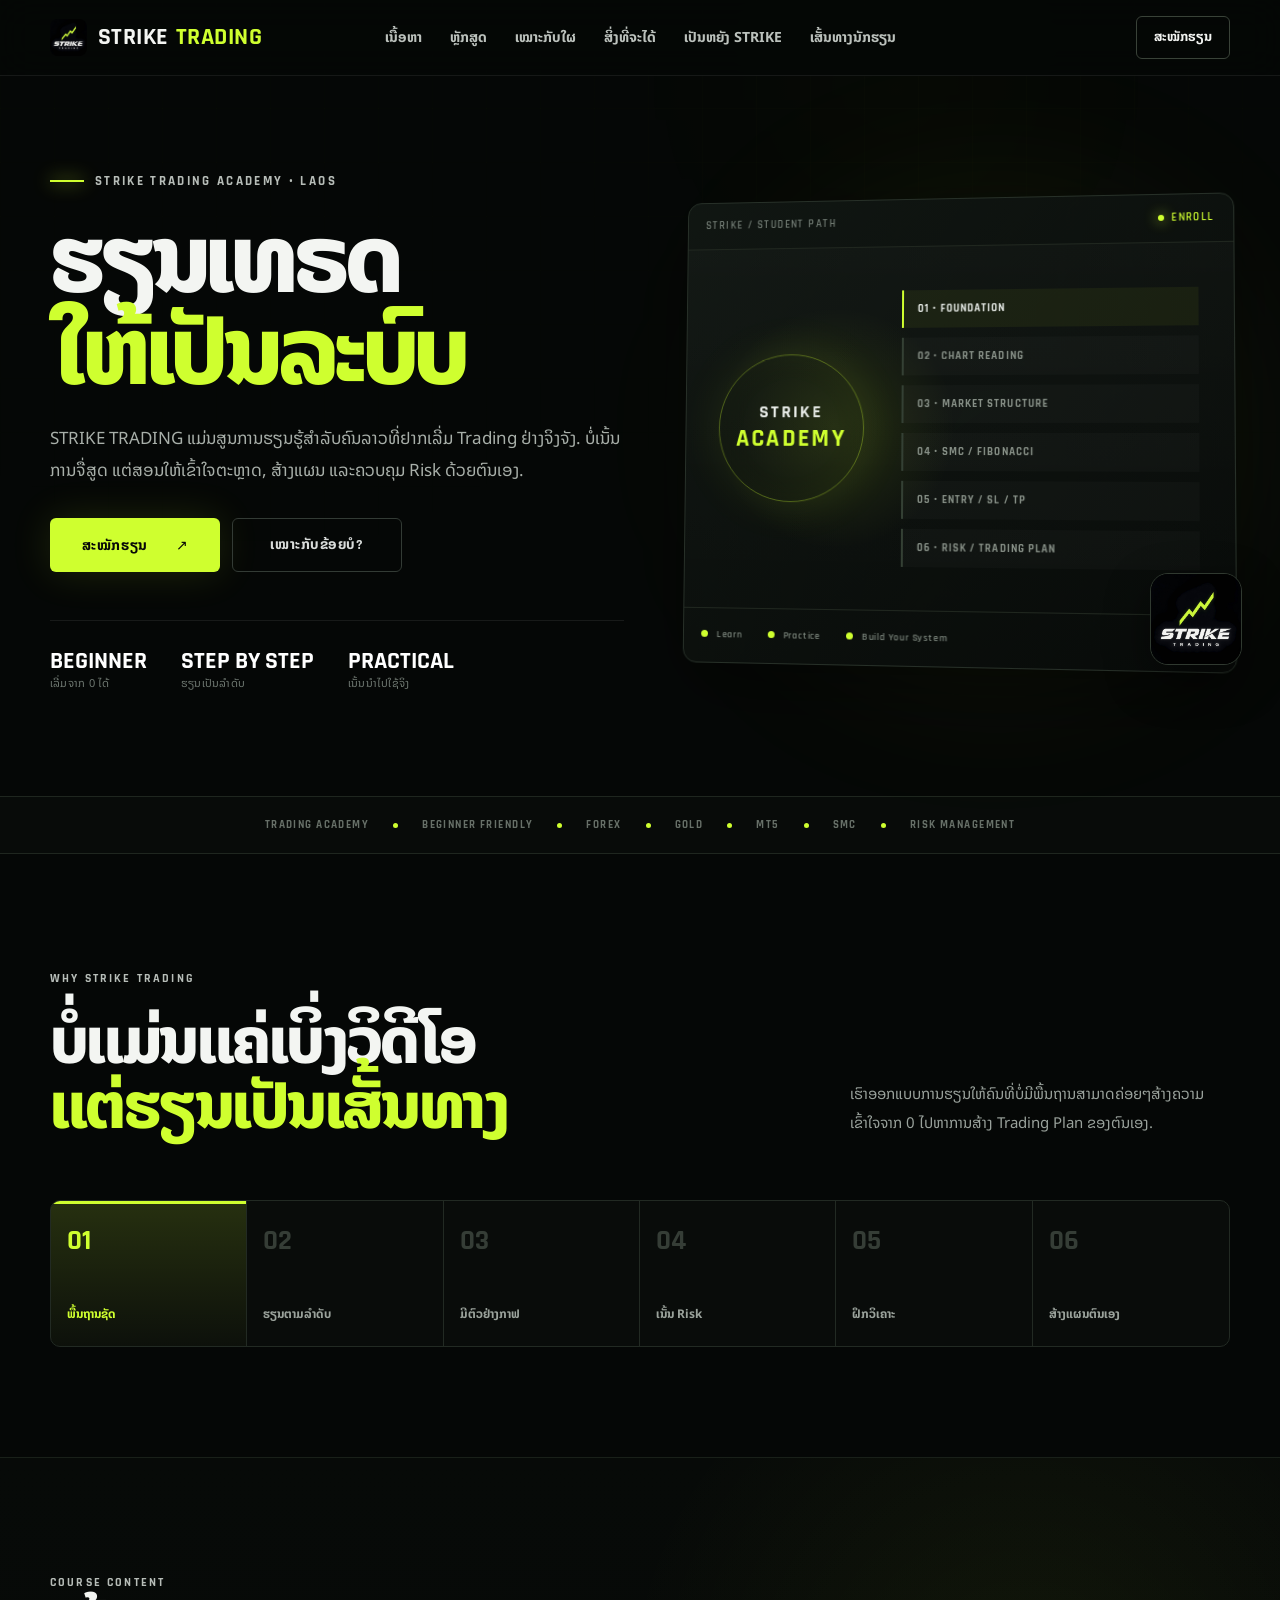
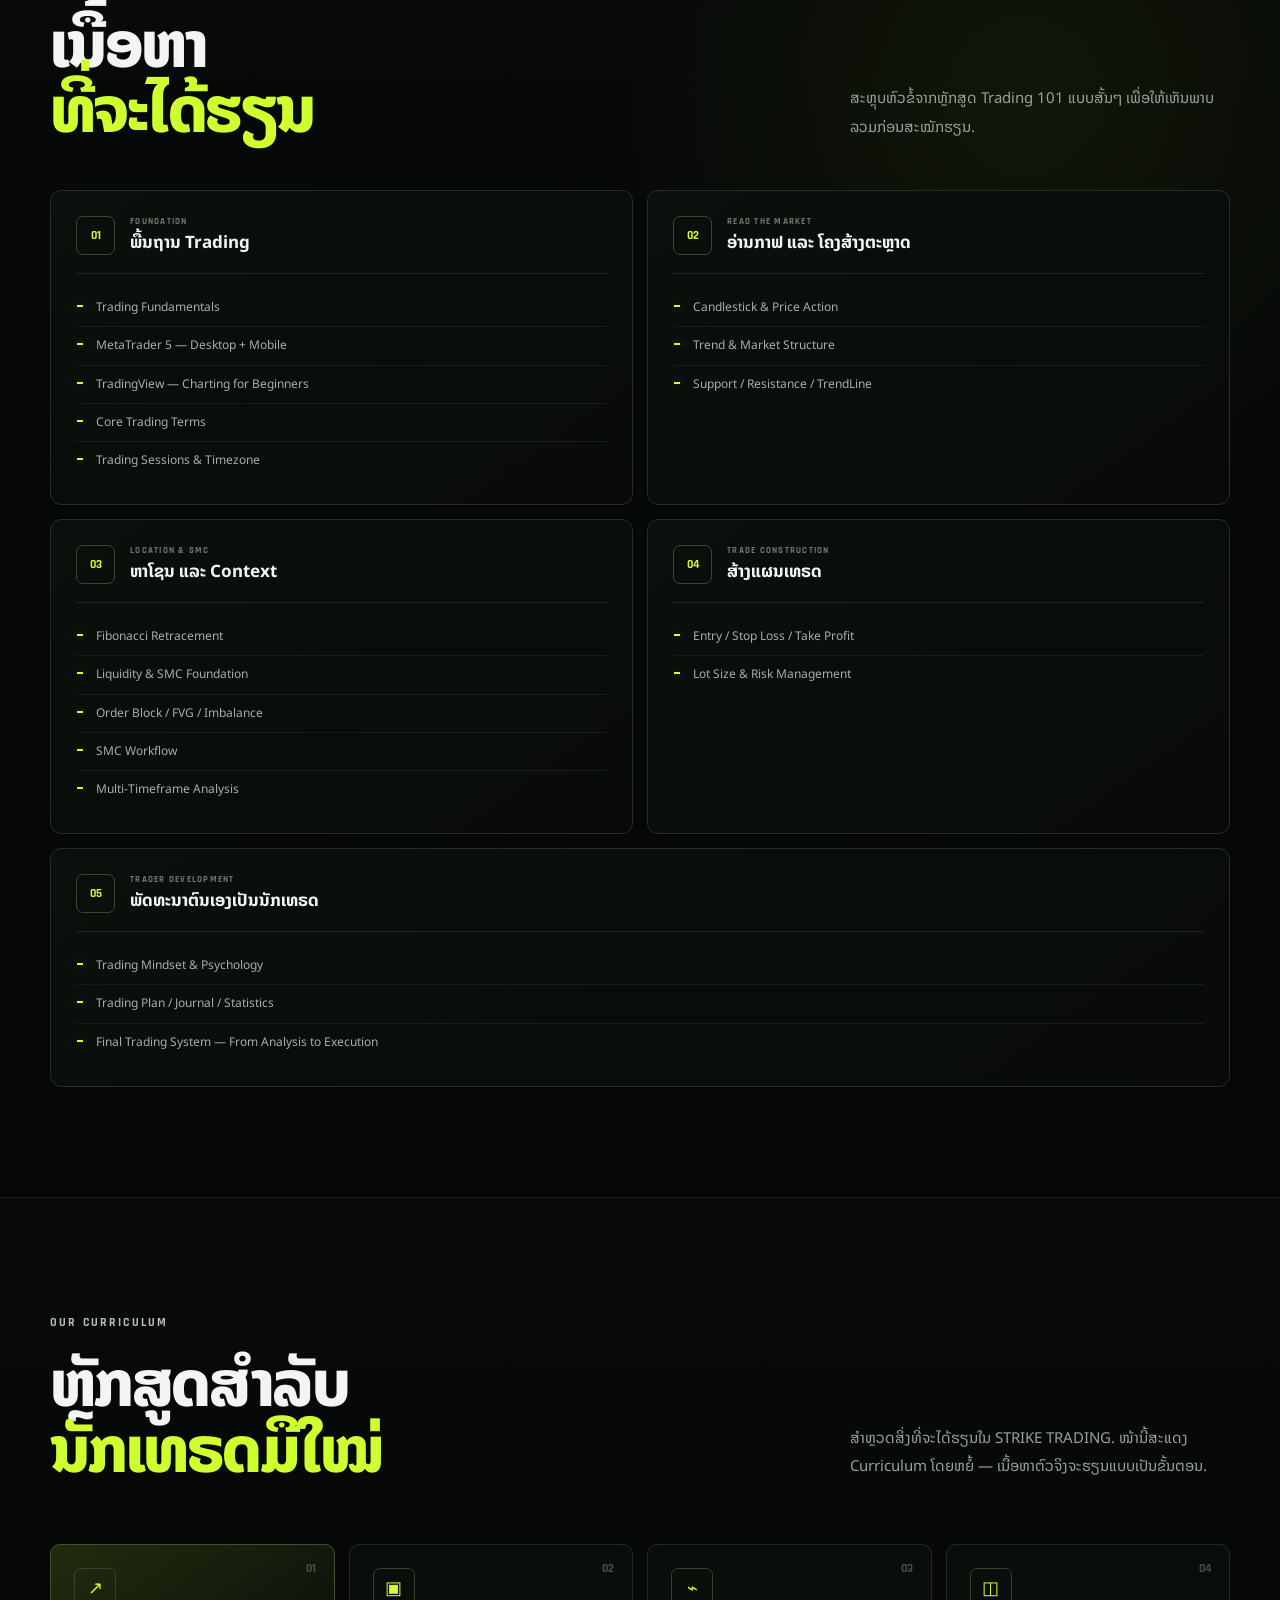
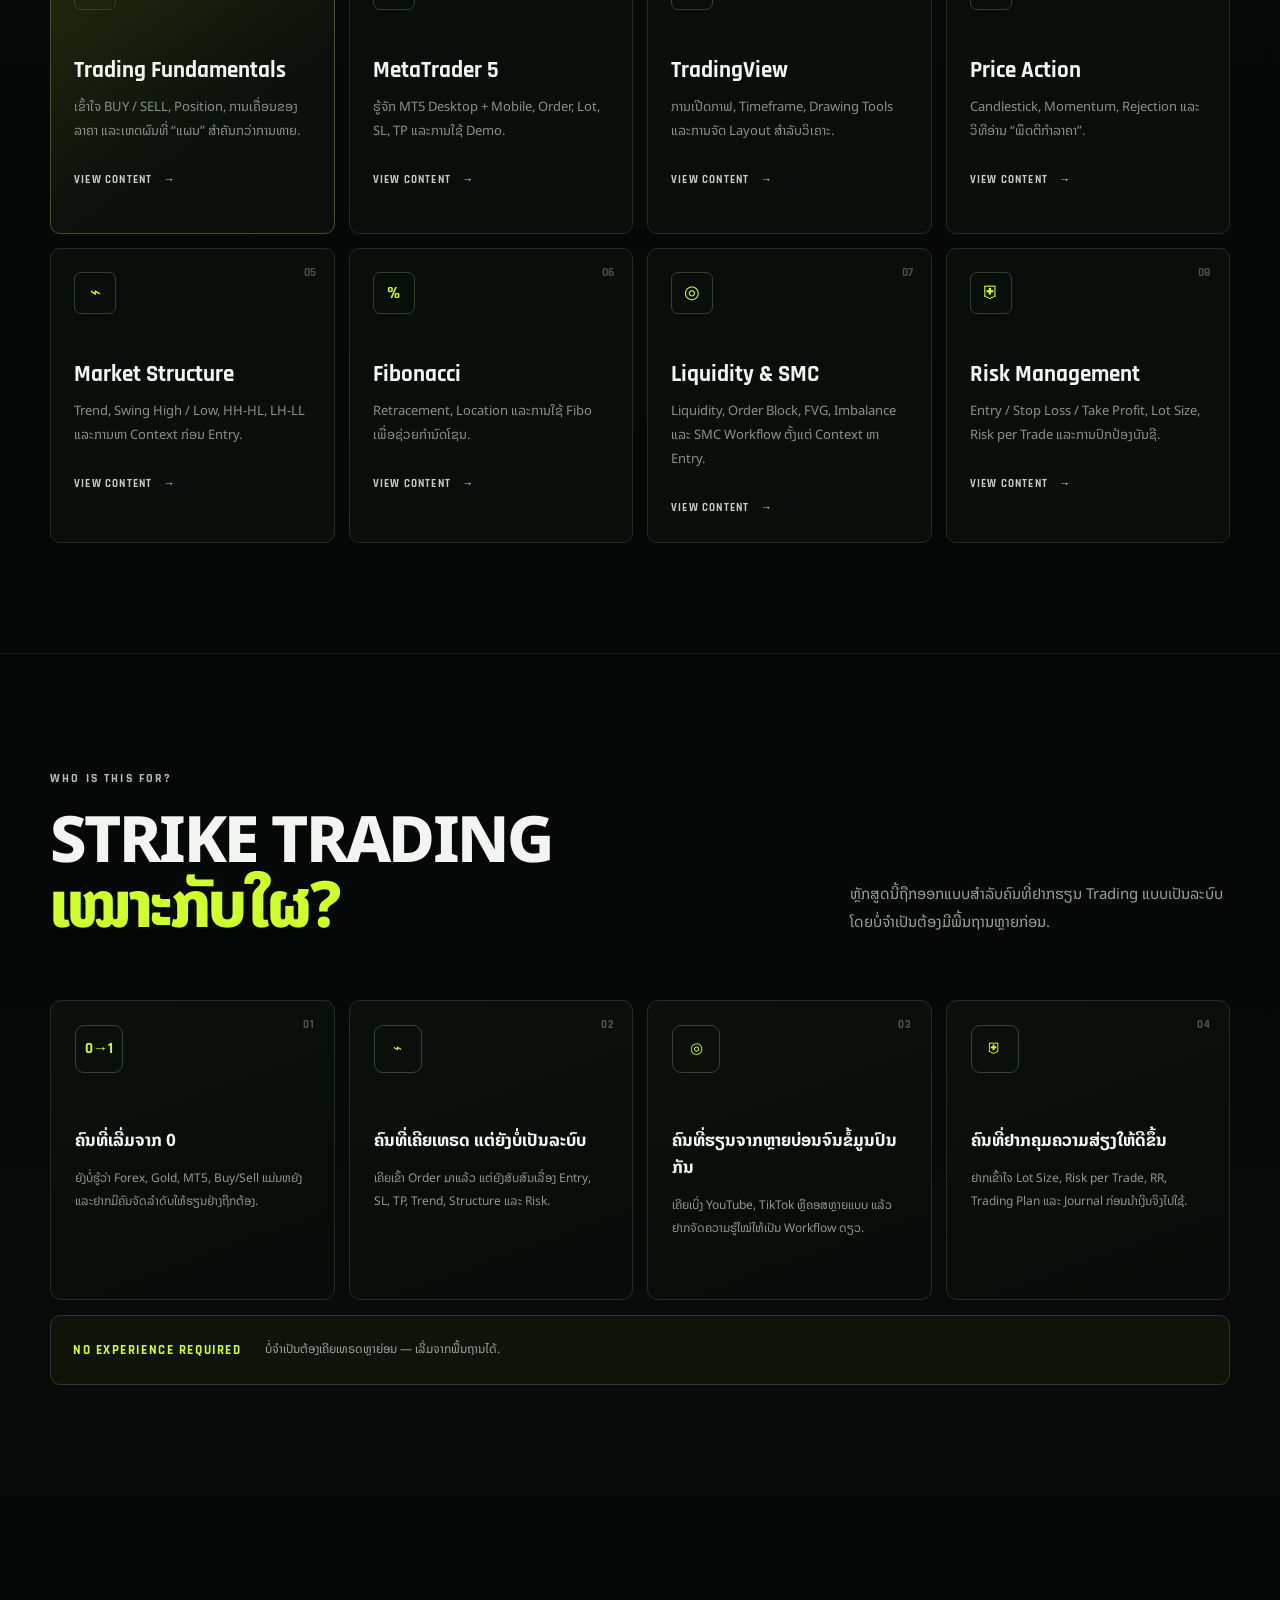
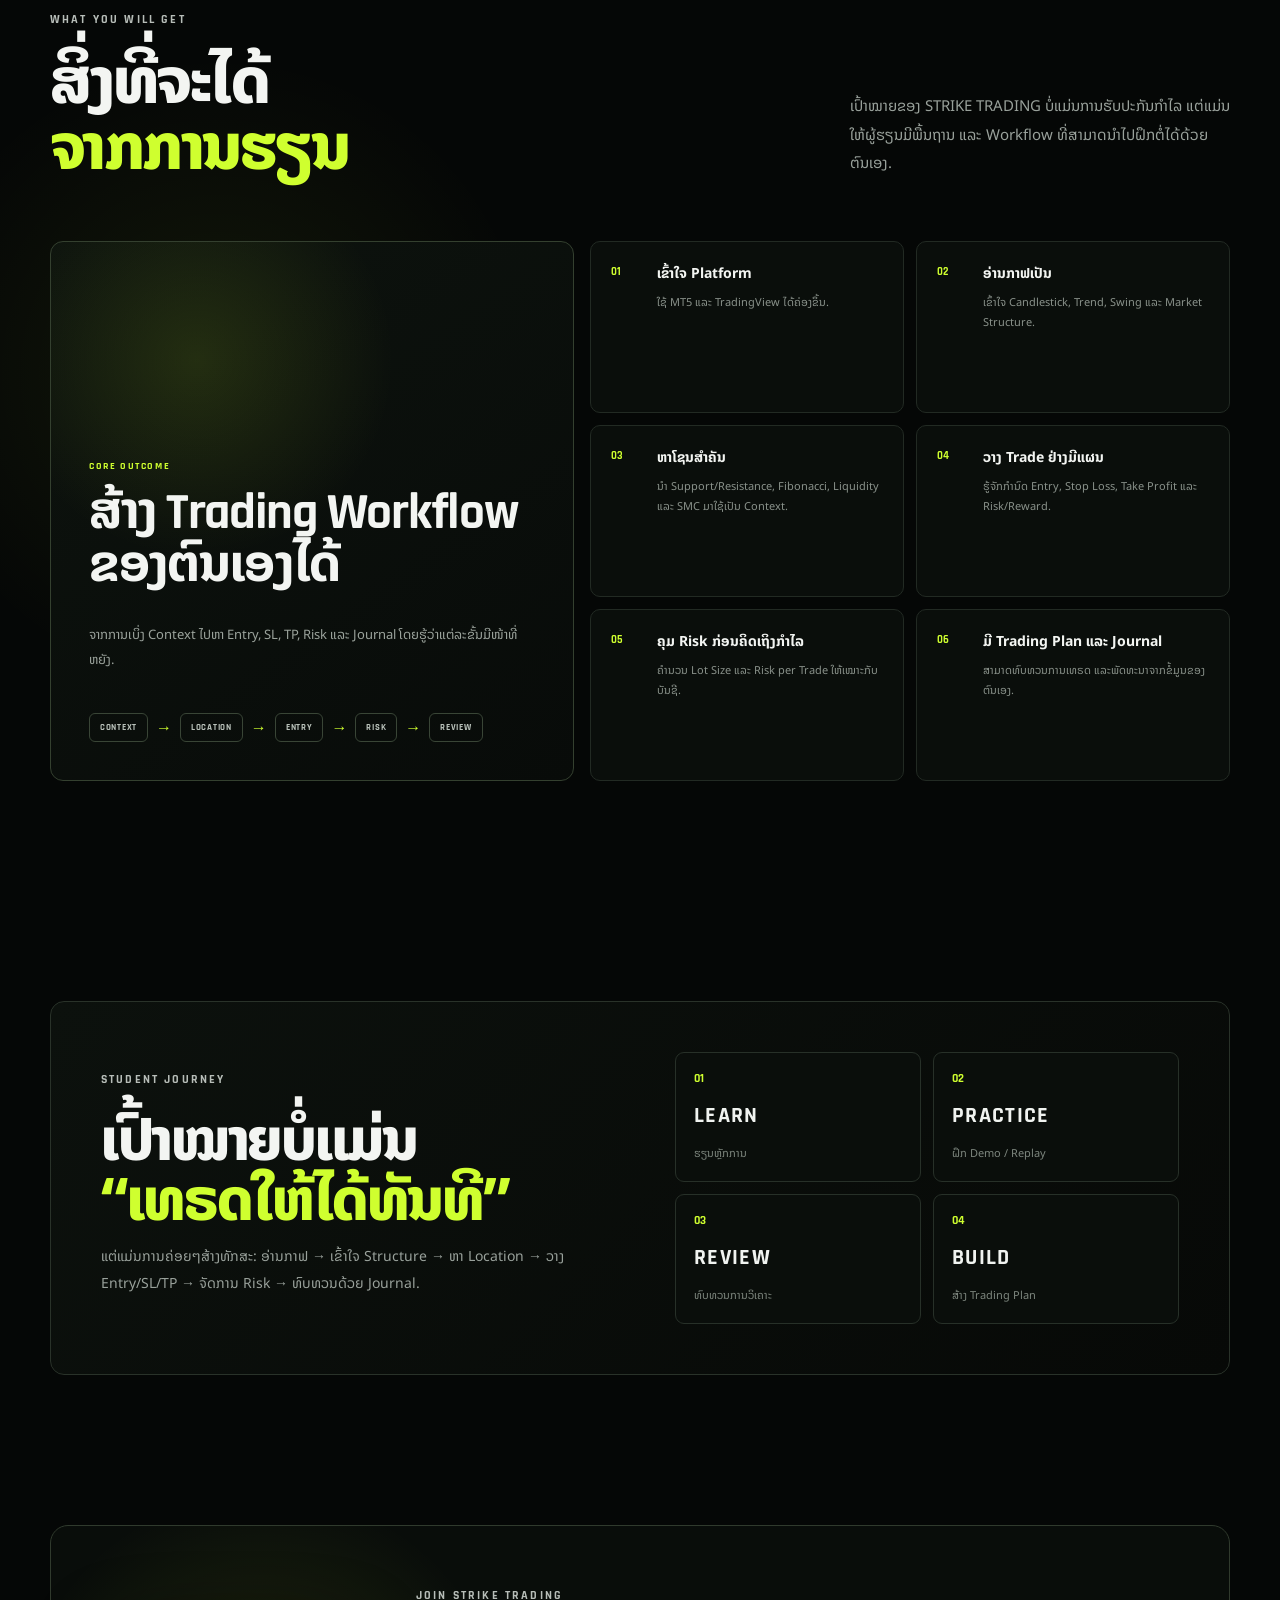
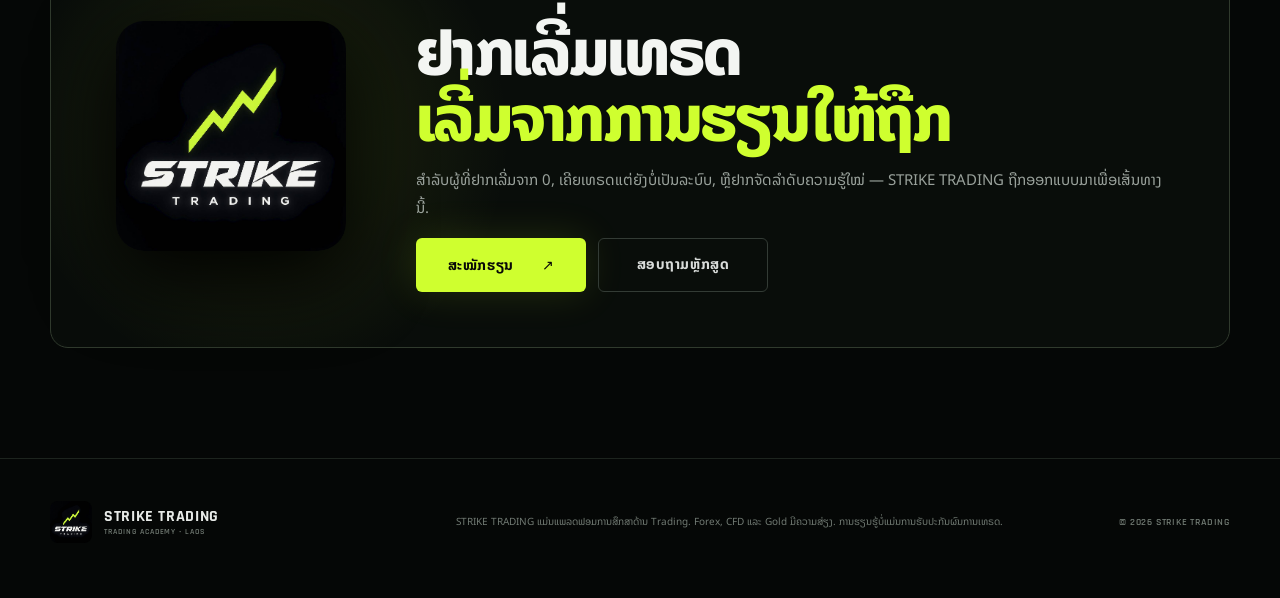
<file: index.html>
<!doctype html>
<html lang="lo">
<head>
  <meta charset="utf-8" />
  <meta name="viewport" content="width=device-width, initial-scale=1" />
  <meta name="theme-color" content="#050706" />
  <title>STRIKE TRADING — Trading 101 Laos</title>
  <meta name="description" content="ຮຽນຮູ້ Trading, Forex, Gold, MT5, TradingView, Market Structure, Fibonacci, SMC ແລະ Risk Management ແບບເປັນຂັ້ນຕອນ." />
  <link rel="icon" type="image/x-icon" href="assets/favicon.ico">
  <link rel="icon" type="image/png" sizes="32x32" href="assets/favicon-32x32.png">
  <link rel="icon" type="image/png" sizes="48x48" href="assets/favicon-48x48.png">
  <link rel="apple-touch-icon" sizes="180x180" href="assets/apple-touch-icon.png">
  <link rel="preconnect" href="https://fonts.googleapis.com">
  <link rel="preconnect" href="https://fonts.gstatic.com" crossorigin>
  <link href="https://fonts.googleapis.com/css2?family=Noto+Sans+Lao:wght@400;500;600;700;800&family=Rajdhani:wght@500;600;700&display=swap" rel="stylesheet">
  <link rel="stylesheet" href="styles.css" />
</head>
<body>
  <div class="bg-grid"></div>

  <header class="site-header">
    <a class="brand" href="#top" aria-label="Strike Trading">
      <img src="assets/strike-trading-logo.jpg" alt="Strike Trading logo">
      <span>STRIKE <b>TRADING</b></span>
    </a>
    <nav>
      <a href="#curriculum-menu">ເນື້ອຫາ</a>
      <a href="#courses">ຫຼັກສູດ</a>
      <a href="#forwho">ເໝາະກັບໃຜ</a>
      <a href="#benefits">ສິ່ງທີ່ຈະໄດ້</a>
      <a href="#why">ເປັນຫຍັງ STRIKE</a>
      <a href="#journey">ເສັ້ນທາງນັກຮຽນ</a>
    </nav>
    <a class="nav-cta" href="https://lin.ee/rWtGvMU" target="_blank" rel="noopener noreferrer" target="_blank" rel="noopener noreferrer">ສະໝັກຮຽນ</a>
  </header>

  <main id="top">
    <section class="hero wrap">
      <div class="hero-copy">
        <div class="eyebrow"><span></span> STRIKE TRADING ACADEMY • LAOS</div>
        <h1>ຮຽນເທຣດ<br><strong>ໃຫ້ເປັນລະບົບ</strong></h1>
        <p class="lead">
          STRIKE TRADING ແມ່ນສູນການຮຽນຮູ້ສຳລັບຄົນລາວທີ່ຢາກເລີ່ມ Trading ຢ່າງຈິງຈັງ.
          ບໍ່ເນັ້ນການຈື່ສູດ ແຕ່ສອນໃຫ້ເຂົ້າໃຈຕະຫຼາດ, ສ້າງແຜນ ແລະຄວບຄຸມ Risk ດ້ວຍຕົນເອງ.
        </p>
        <div class="hero-actions">
          <a class="btn primary" href="https://lin.ee/rWtGvMU" target="_blank" rel="noopener noreferrer">ສະໝັກຮຽນ <span>↗</span></a>
          <a class="btn ghost" href="#forwho">ເໝາະກັບຂ້ອຍບໍ?</a>
        </div>
        <div class="hero-meta">
          <div><b>BEGINNER</b><span>ເລີ່ມຈາກ 0 ໄດ້</span></div>
          <div><b>STEP BY STEP</b><span>ຮຽນເປັນລຳດັບ</span></div>
          <div><b>PRACTICAL</b><span>ເນັ້ນນຳໄປໃຊ້ຈິງ</span></div>
        </div>
      </div>

      <div class="hero-visual">
        <div class="glow"></div>
        <div class="terminal-card academy-card">
          <div class="terminal-top">
            <span>STRIKE / STUDENT PATH</span>
            <span class="live-dot">ENROLL</span>
          </div>
          <div class="academy-visual">
            <div class="academy-badge">STRIKE<br><b>ACADEMY</b></div>
            <div class="academy-path">
              <span>01 • FOUNDATION</span>
              <span>02 • CHART READING</span>
              <span>03 • MARKET STRUCTURE</span>
              <span>04 • SMC / FIBONACCI</span>
              <span>05 • ENTRY / SL / TP</span>
              <span>06 • RISK / TRADING PLAN</span>
            </div>
          </div>
          <div class="terminal-stats">
            <span><i></i> Learn</span>
            <span><i></i> Practice</span>
            <span><i></i> Build Your System</span>
          </div>
        </div>
        <img class="hero-logo" src="assets/strike-trading-logo.jpg" alt="">
      </div>
    </section>

    <section class="ticker"><div>TRADING ACADEMY</div><i></i><div>BEGINNER FRIENDLY</div><i></i><div>FOREX</div><i></i><div>GOLD</div><i></i><div>MT5</div><i></i><div>SMC</div><i></i><div>RISK MANAGEMENT</div></section>

    <section id="why" class="roadmap wrap section">
      <div class="section-head">
        <div>
          <span class="kicker">WHY STRIKE TRADING</span>
          <h2>ບໍ່ແມ່ນແຄ່ເບິ່ງວິດີໂອ<br><strong>ແຕ່ຮຽນເປັນເສັ້ນທາງ</strong></h2>
        </div>
        <p>ເຮົາອອກແບບການຮຽນໃຫ້ຄົນທີ່ບໍ່ມີພື້ນຖານສາມາດຄ່ອຍໆສ້າງຄວາມເຂົ້າໃຈຈາກ 0 ໄປຫາການສ້າງ Trading Plan ຂອງຕົນເອງ.</p>
      </div>
      <div class="roadmap-line">
        <div class="step active"><b>01</b><span>ພື້ນຖານຊັດ</span></div>
        <div class="step"><b>02</b><span>ຮຽນຕາມລຳດັບ</span></div>
        <div class="step"><b>03</b><span>ມີຕົວຢ່າງກາຟ</span></div>
        <div class="step"><b>04</b><span>ເນັ້ນ Risk</span></div>
        <div class="step"><b>05</b><span>ຝຶກວິເຄາະ</span></div>
        <div class="step"><b>06</b><span>ສ້າງແຜນຕົນເອງ</span></div>
      </div>
    </section>

    
    <section id="curriculum-menu" class="curriculum-menu section">
      <div class="wrap">
        <div class="section-head curriculum-head">
          <div>
            <span class="kicker">COURSE CONTENT</span>
            <h2>ເນື້ອຫາ<br><strong>ທີ່ຈະໄດ້ຮຽນ</strong></h2>
          </div>
          <p>
            ສະຫຼຸບຫົວຂໍ້ຈາກຫຼັກສູດ Trading 101 ແບບສັ້ນໆ
            ເພື່ອໃຫ້ເຫັນພາບລວມກ່ອນສະໝັກຮຽນ.
          </p>
        </div>

        <div class="curriculum-groups">

          <article class="curriculum-group">
            <div class="curriculum-title">
              <span>01</span>
              <div>
                <small>FOUNDATION</small>
                <h3>ພື້ນຖານ Trading</h3>
              </div>
            </div>
            <ul>
              <li>Trading Fundamentals</li>
              <li>MetaTrader 5 — Desktop + Mobile</li>
              <li>TradingView — Charting for Beginners</li>
              <li>Core Trading Terms</li>
              <li>Trading Sessions & Timezone</li>
            </ul>
          </article>

          <article class="curriculum-group">
            <div class="curriculum-title">
              <span>02</span>
              <div>
                <small>READ THE MARKET</small>
                <h3>ອ່ານກາຟ ແລະ ໂຄງສ້າງຕະຫຼາດ</h3>
              </div>
            </div>
            <ul>
              <li>Candlestick & Price Action</li>
              <li>Trend & Market Structure</li>
              <li>Support / Resistance / TrendLine</li>
            </ul>
          </article>

          <article class="curriculum-group">
            <div class="curriculum-title">
              <span>03</span>
              <div>
                <small>LOCATION & SMC</small>
                <h3>ຫາໂຊນ ແລະ Context</h3>
              </div>
            </div>
            <ul>
              <li>Fibonacci Retracement</li>
              <li>Liquidity & SMC Foundation</li>
              <li>Order Block / FVG / Imbalance</li>
              <li>SMC Workflow</li>
              <li>Multi-Timeframe Analysis</li>
            </ul>
          </article>

          <article class="curriculum-group">
            <div class="curriculum-title">
              <span>04</span>
              <div>
                <small>TRADE CONSTRUCTION</small>
                <h3>ສ້າງແຜນເທຣດ</h3>
              </div>
            </div>
            <ul>
              <li>Entry / Stop Loss / Take Profit</li>
              <li>Lot Size & Risk Management</li>
            </ul>
          </article>

          <article class="curriculum-group wide">
            <div class="curriculum-title">
              <span>05</span>
              <div>
                <small>TRADER DEVELOPMENT</small>
                <h3>ພັດທະນາຕົນເອງເປັນນັກເທຣດ</h3>
              </div>
            </div>
            <ul>
              <li>Trading Mindset & Psychology</li>
              <li>Trading Plan / Journal / Statistics</li>
              <li>Final Trading System — From Analysis to Execution</li>
            </ul>
          </article>

        </div>
      </div>
    </section>

<section id="courses" class="learn section">
      <div class="wrap">
        <div class="section-head">
          <div>
            <span class="kicker">OUR CURRICULUM</span>
            <h2>ຫຼັກສູດສຳລັບ<br><strong>ນັກເທຣດມືໃໝ່</strong></h2>
          </div>
          <p>ສຳຫຼວດສິ່ງທີ່ຈະໄດ້ຮຽນໃນ STRIKE TRADING. ໜ້ານີ້ສະແດງ Curriculum ໂດຍຫຍໍ້ — ເນື້ອຫາຕົວຈິງຈະຮຽນແບບເປັນຂັ້ນຕອນ.</p>
        </div>

        <div class="lesson-grid">
          <article class="lesson featured">
            <span class="num">01</span>
            <div class="icon">↗</div>
            <h3>Trading Fundamentals</h3>
            <p>ເຂົ້າໃຈ BUY / SELL, Position, ການເຄື່ອນຂອງລາຄາ ແລະເຫດຜົນທີ່ “ແຜນ” ສຳຄັນກວ່າການທາຍ.</p>
            <a href="course-trading-fundamentals.html">VIEW CONTENT <span>→</span></a>
          </article>
          <article class="lesson"><span class="num">02</span><div class="icon">▣</div><h3>MetaTrader 5</h3><p>ຮູ້ຈັກ MT5 Desktop + Mobile, Order, Lot, SL, TP ແລະການໃຊ້ Demo.</p><a href="course-mt5.html">VIEW CONTENT <span>→</span></a></article>
          <article class="lesson"><span class="num">03</span><div class="icon">⌁</div><h3>TradingView</h3><p>ການເປີດກາຟ, Timeframe, Drawing Tools ແລະການຈັດ Layout ສຳລັບວິເຄາະ.</p><a href="course-tradingview.html">VIEW CONTENT <span>→</span></a></article>
          <article class="lesson"><span class="num">04</span><div class="icon">◫</div><h3>Price Action</h3><p>Candlestick, Momentum, Rejection ແລະວິທີອ່ານ “ພຶດຕິກຳລາຄາ”.</p><a href="course-price-action.html">VIEW CONTENT <span>→</span></a></article>
          <article class="lesson"><span class="num">05</span><div class="icon">⌁</div><h3>Market Structure</h3><p>Trend, Swing High / Low, HH-HL, LH-LL ແລະການຫາ Context ກ່ອນ Entry.</p><a href="course-market-structure.html">VIEW CONTENT <span>→</span></a></article>
          <article class="lesson"><span class="num">06</span><div class="icon">%</div><h3>Fibonacci</h3><p>Retracement, Location ແລະການໃຊ້ Fibo ເພື່ອຊ່ວຍກຳນົດໂຊນ.</p><a href="course-fibonacci.html">VIEW CONTENT <span>→</span></a></article>
          <article class="lesson"><span class="num">07</span><div class="icon">◎</div><h3>Liquidity & SMC</h3><p>Liquidity, Order Block, FVG, Imbalance ແລະ SMC Workflow ຕັ້ງແຕ່ Context ຫາ Entry.</p><a href="course-liquidity-smc.html">VIEW CONTENT <span>→</span></a></article>
          <article class="lesson"><span class="num">08</span><div class="icon">⛨</div><h3>Risk Management</h3><p>Entry / Stop Loss / Take Profit, Lot Size, Risk per Trade ແລະການປົກປ້ອງບັນຊີ.</p><a href="course-risk-management.html">VIEW CONTENT <span>→</span></a></article>
        </div>
      </div>
    </section>

    
    <section id="forwho" class="audience section">
      <div class="wrap">
        <div class="section-head">
          <div>
            <span class="kicker">WHO IS THIS FOR?</span>
            <h2>STRIKE TRADING<br><strong>ເໝາະກັບໃຜ?</strong></h2>
          </div>
          <p>
            ຫຼັກສູດນີ້ຖືກອອກແບບສຳລັບຄົນທີ່ຢາກຮຽນ Trading ແບບເປັນລະບົບ
            ໂດຍບໍ່ຈຳເປັນຕ້ອງມີພື້ນຖານຫຼາຍກ່ອນ.
          </p>
        </div>

        <div class="audience-grid">
          <article class="audience-card">
            <span class="audience-no">01</span>
            <div class="audience-icon">0→1</div>
            <h3>ຄົນທີ່ເລີ່ມຈາກ 0</h3>
            <p>ຍັງບໍ່ຮູ້ວ່າ Forex, Gold, MT5, Buy/Sell ແມ່ນຫຍັງ ແລະຢາກມີຄົນຈັດລຳດັບໃຫ້ຮຽນຢ່າງຖືກຕ້ອງ.</p>
          </article>

          <article class="audience-card">
            <span class="audience-no">02</span>
            <div class="audience-icon">⌁</div>
            <h3>ຄົນທີ່ເຄີຍເທຣດ ແຕ່ຍັງບໍ່ເປັນລະບົບ</h3>
            <p>ເຄີຍເຂົ້າ Order ມາແລ້ວ ແຕ່ຍັງສັບສົນເລື່ອງ Entry, SL, TP, Trend, Structure ແລະ Risk.</p>
          </article>

          <article class="audience-card">
            <span class="audience-no">03</span>
            <div class="audience-icon">◎</div>
            <h3>ຄົນທີ່ຮຽນຈາກຫຼາຍບ່ອນຈົນຂໍ້ມູນປົນກັນ</h3>
            <p>ເຄີຍເບິ່ງ YouTube, TikTok ຫຼືຄອສຫຼາຍແບບ ແລ້ວຢາກຈັດຄວາມຮູ້ໃໝ່ໃຫ້ເປັນ Workflow ດຽວ.</p>
          </article>

          <article class="audience-card">
            <span class="audience-no">04</span>
            <div class="audience-icon">⛨</div>
            <h3>ຄົນທີ່ຢາກຄຸມຄວາມສ່ຽງໃຫ້ດີຂຶ້ນ</h3>
            <p>ຢາກເຂົ້າໃຈ Lot Size, Risk per Trade, RR, Trading Plan ແລະ Journal ກ່ອນນຳເງິນຈິງໄປໃຊ້.</p>
          </article>
        </div>

        <div class="audience-note">
          <b>NO EXPERIENCE REQUIRED</b>
          <span>ບໍ່ຈຳເປັນຕ້ອງເຄີຍເທຣດຫຼາຍ່ອນ — ເລີ່ມຈາກພື້ນຖານໄດ້.</span>
        </div>
      </div>
    </section>

    <section id="benefits" class="benefits section">
      <div class="wrap">
        <div class="section-head">
          <div>
            <span class="kicker">WHAT YOU WILL GET</span>
            <h2>ສິ່ງທີ່ຈະໄດ້<br><strong>ຈາກການຮຽນ</strong></h2>
          </div>
          <p>
            ເປົ້າໝາຍຂອງ STRIKE TRADING ບໍ່ແມ່ນການຮັບປະກັນກຳໄລ
            ແຕ່ແມ່ນໃຫ້ຜູ້ຮຽນມີພື້ນຖານ ແລະ Workflow ທີ່ສາມາດນຳໄປຝຶກຕໍ່ໄດ້ດ້ວຍຕົນເອງ.
          </p>
        </div>

        <div class="benefit-layout">
          <div class="benefit-main">
            <span class="benefit-label">CORE OUTCOME</span>
            <h3>ສ້າງ Trading Workflow<br>ຂອງຕົນເອງໄດ້</h3>
            <p>ຈາກການເບິ່ງ Context ໄປຫາ Entry, SL, TP, Risk ແລະ Journal ໂດຍຮູ້ວ່າແຕ່ລະຂັ້ນມີໜ້າທີ່ຫຍັງ.</p>
            <div class="benefit-flow">
              <span>CONTEXT</span><i>→</i><span>LOCATION</span><i>→</i><span>ENTRY</span><i>→</i><span>RISK</span><i>→</i><span>REVIEW</span>
            </div>
          </div>

          <div class="benefit-list">
            <div class="benefit-item">
              <b>01</b>
              <div><h4>ເຂົ້າໃຈ Platform</h4><p>ໃຊ້ MT5 ແລະ TradingView ໄດ້ຄ່ອງຂຶ້ນ.</p></div>
            </div>
            <div class="benefit-item">
              <b>02</b>
              <div><h4>ອ່ານກາຟເປັນ</h4><p>ເຂົ້າໃຈ Candlestick, Trend, Swing ແລະ Market Structure.</p></div>
            </div>
            <div class="benefit-item">
              <b>03</b>
              <div><h4>ຫາໂຊນສຳຄັນ</h4><p>ນຳ Support/Resistance, Fibonacci, Liquidity ແລະ SMC ມາໃຊ້ເປັນ Context.</p></div>
            </div>
            <div class="benefit-item">
              <b>04</b>
              <div><h4>ວາງ Trade ຢ່າງມີແຜນ</h4><p>ຮູ້ຈັກກຳນົດ Entry, Stop Loss, Take Profit ແລະ Risk/Reward.</p></div>
            </div>
            <div class="benefit-item">
              <b>05</b>
              <div><h4>ຄຸມ Risk ກ່ອນຄິດເຖິງກຳໄລ</h4><p>ຄຳນວນ Lot Size ແລະ Risk per Trade ໃຫ້ເໝາະກັບບັນຊີ.</p></div>
            </div>
            <div class="benefit-item">
              <b>06</b>
              <div><h4>ມີ Trading Plan ແລະ Journal</h4><p>ສາມາດທົບທວນການເທຣດ ແລະພັດທະນາຈາກຂໍ້ມູນຂອງຕົນເອງ.</p></div>
            </div>
          </div>
        </div>
      </div>
    </section>

<section id="journey" class="risk section">
      <div class="wrap">
        <div class="risk-card">
          <div>
            <span class="kicker">STUDENT JOURNEY</span>
            <h2>ເປົ້າໝາຍບໍ່ແມ່ນ<br><strong>“ເທຣດໃຫ້ໄດ້ທັນທີ”</strong></h2>
            <p class="journey-text">ແຕ່ແມ່ນການຄ່ອຍໆສ້າງທັກສະ: ອ່ານກາຟ → ເຂົ້າໃຈ Structure → ຫາ Location → ວາງ Entry/SL/TP → ຈັດການ Risk → ທົບທວນດ້ວຍ Journal.</p>
          </div>
          <div class="student-flow">
            <div><b>01</b><span>LEARN</span><small>ຮຽນຫຼັກການ</small></div>
            <div><b>02</b><span>PRACTICE</span><small>ຝຶກ Demo / Replay</small></div>
            <div><b>03</b><span>REVIEW</span><small>ທົບທວນການວິເຄາະ</small></div>
            <div><b>04</b><span>BUILD</span><small>ສ້າງ Trading Plan</small></div>
          </div>
        </div>
      </div>
    </section>

    <section id="join" class="cta section">
      <div class="wrap cta-inner">
        <img src="assets/strike-trading-logo.jpg" alt="Strike Trading logo">
        <div>
          <span class="kicker">JOIN STRIKE TRADING</span>
          <h2>ຢາກເລີ່ມເທຣດ<br><strong>ເລີ່ມຈາກການຮຽນໃຫ້ຖືກ</strong></h2>
          <p>ສຳລັບຜູ້ທີ່ຢາກເລີ່ມຈາກ 0, ເຄີຍເທຣດແຕ່ຍັງບໍ່ເປັນລະບົບ, ຫຼືຢາກຈັດລຳດັບຄວາມຮູ້ໃໝ່ — STRIKE TRADING ຖືກອອກແບບມາເພື່ອເສັ້ນທາງນີ້.</p>
          <div class="hero-actions">
            <a class="btn primary" href="https://lin.ee/rWtGvMU" target="_blank" rel="noopener noreferrer" target="_blank" rel="noopener noreferrer">ສະໝັກຮຽນ <span>↗</span></a>
            <a class="btn ghost" href="https://lin.ee/rWtGvMU" target="_blank" rel="noopener noreferrer" target="_blank" rel="noopener noreferrer">ສອບຖາມຫຼັກສູດ</a>
          </div>
        </div>
      </div>
    </section>
  </main>

  <footer>
    <div class="wrap footer-grid">
      <div class="foot-brand"><img src="assets/strike-trading-logo.jpg" alt=""><div><b>STRIKE TRADING</b><span>TRADING ACADEMY • LAOS</span></div></div>
      <p>STRIKE TRADING ແມ່ນແພລດຟອມການສຶກສາດ້ານ Trading. Forex, CFD ແລະ Gold ມີຄວາມສ່ຽງ. ການຮຽນຮູ້ບໍ່ແມ່ນການຮັບປະກັນຜົນການເທຣດ.</p>
      <span class="copyright">© 2026 STRIKE TRADING</span>
    </div>
  </footer>
<script>
document.querySelectorAll(".lesson").forEach(card=>{
  const link = card.querySelector("a[href]");
  if(!link) return;
  card.classList.add("is-clickable");
  card.setAttribute("tabindex","0");
  card.addEventListener("click", e=>{
    if(e.target.closest("a")) return;
    window.location.href = link.getAttribute("href");
  });
  card.addEventListener("keydown", e=>{
    if(e.key==="Enter" || e.key===" "){
      e.preventDefault();
      window.location.href = link.getAttribute("href");
    }
  });
});
</script>
</body>
</html>
</file>
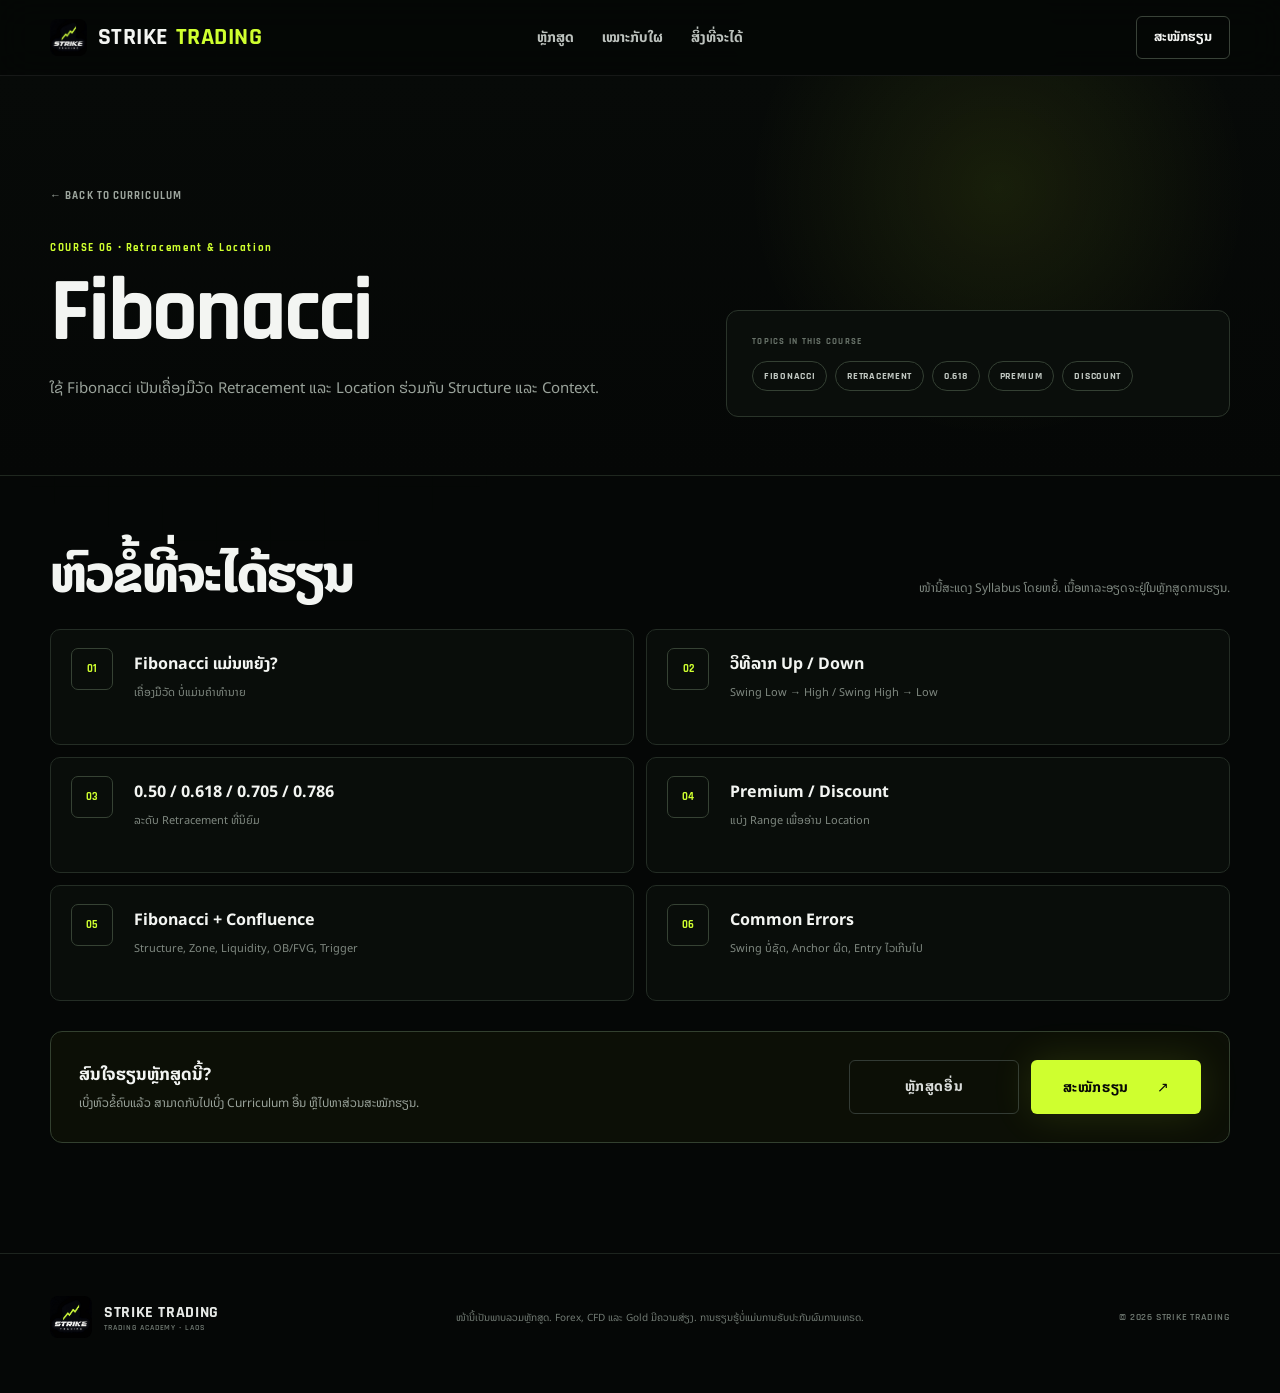
<file: course-fibonacci.html>
<!doctype html>
<html lang="lo">
<head>
  <meta charset="utf-8">
  <meta name="viewport" content="width=device-width,initial-scale=1">
  <meta name="theme-color" content="#050706">
  <title>Fibonacci — STRIKE TRADING</title>
  <link rel="icon" type="image/x-icon" href="assets/favicon.ico">
  <link rel="icon" type="image/png" sizes="32x32" href="assets/favicon-32x32.png">
  <link rel="icon" type="image/png" sizes="48x48" href="assets/favicon-48x48.png">
  <link rel="apple-touch-icon" sizes="180x180" href="assets/apple-touch-icon.png">
  <link rel="preconnect" href="https://fonts.googleapis.com">
  <link rel="preconnect" href="https://fonts.gstatic.com" crossorigin>
  <link href="https://fonts.googleapis.com/css2?family=Noto+Sans+Lao:wght@400;500;600;700;800&family=Rajdhani:wght@500;600;700&display=swap" rel="stylesheet">
  <link rel="stylesheet" href="styles.css">
</head>
<body class="course-body">
  <div class="bg-grid"></div>
  <header class="site-header">
    <a class="brand" href="index.html"><img src="assets/strike-trading-logo.jpg" alt="Strike Trading logo"><span>STRIKE <b>TRADING</b></span></a>
    <nav><a href="index.html#courses">ຫຼັກສູດ</a><a href="index.html#forwho">ເໝາະກັບໃຜ</a><a href="index.html#benefits">ສິ່ງທີ່ຈະໄດ້</a></nav>
    <a class="nav-cta" href="https://lin.ee/rWtGvMU" target="_blank" rel="noopener noreferrer" target="_blank" rel="noopener noreferrer">ສະໝັກຮຽນ</a>
  </header>

  <main>
    <section class="course-hero">
      <div class="wrap">
        <a class="back-link" href="index.html#courses">← BACK TO CURRICULUM</a>
        <div class="course-hero-grid">
          <div>
            <span class="course-number">COURSE 06 • Retracement &amp; Location</span>
            <h1>Fibonacci</h1>
            <p>ໃຊ້ Fibonacci ເປັນເຄື່ອງມືວັດ Retracement ແລະ Location ຮ່ວມກັບ Structure ແລະ Context.</p>
          </div>
          <aside class="course-summary">
            <small>TOPICS IN THIS COURSE</small>
            <div><span>FIBONACCI</span><span>RETRACEMENT</span><span>0.618</span><span>PREMIUM</span><span>DISCOUNT</span></div>
          </aside>
        </div>
      </div>
    </section>

    <section class="syllabus-section">
      <div class="wrap">
        <div class="syllabus-intro">
          <h2>ຫົວຂໍ້ທີ່ຈະໄດ້ຮຽນ</h2>
          <p>ໜ້ານີ້ສະແດງ Syllabus ໂດຍຫຍໍ້. ເນື້ອຫາລະອຽດຈະຢູ່ໃນຫຼັກສູດການຮຽນ.</p>
        </div>

        <div class="topic-list">
          <article class="topic-card">
          <span class="topic-no">01</span>
          <div><h3>Fibonacci ແມ່ນຫຍັງ?</h3><p>ເຄື່ອງມືວັດ ບໍ່ແມ່ນຄຳທຳນາຍ</p></div>
        </article>
<article class="topic-card">
          <span class="topic-no">02</span>
          <div><h3>ວິທີລາກ Up / Down</h3><p>Swing Low → High / Swing High → Low</p></div>
        </article>
<article class="topic-card">
          <span class="topic-no">03</span>
          <div><h3>0.50 / 0.618 / 0.705 / 0.786</h3><p>ລະດັບ Retracement ທີ່ນິຍົມ</p></div>
        </article>
<article class="topic-card">
          <span class="topic-no">04</span>
          <div><h3>Premium / Discount</h3><p>ແບ່ງ Range ເພື່ອອ່ານ Location</p></div>
        </article>
<article class="topic-card">
          <span class="topic-no">05</span>
          <div><h3>Fibonacci + Confluence</h3><p>Structure, Zone, Liquidity, OB/FVG, Trigger</p></div>
        </article>
<article class="topic-card">
          <span class="topic-no">06</span>
          <div><h3>Common Errors</h3><p>Swing ບໍ່ຊັດ, Anchor ຜິດ, Entry ໄວເກີນໄປ</p></div>
        </article>
        </div>

        <div class="course-bottom">
          <div>
            <strong>ສົນໃຈຮຽນຫຼັກສູດນີ້?</strong>
            <p>ເບິ່ງຫົວຂໍ້ຄົບແລ້ວ ສາມາດກັບໄປເບິ່ງ Curriculum ອື່ນ ຫຼືໄປຫາສ່ວນສະໝັກຮຽນ.</p>
          </div>
          <div class="hero-actions">
            <a class="btn ghost" href="index.html#courses">ຫຼັກສູດອື່ນ</a>
            <a class="btn primary" href="https://lin.ee/rWtGvMU" target="_blank" rel="noopener noreferrer" target="_blank" rel="noopener noreferrer">ສະໝັກຮຽນ <span>↗</span></a>
          </div>
        </div>
      </div>
    </section>
  </main>

  <footer>
    <div class="wrap footer-grid">
      <div class="foot-brand"><img src="assets/strike-trading-logo.jpg" alt=""><div><b>STRIKE TRADING</b><span>TRADING ACADEMY • LAOS</span></div></div>
      <p>ໜ້ານີ້ເປັນພາບລວມຫຼັກສູດ. Forex, CFD ແລະ Gold ມີຄວາມສ່ຽງ. ການຮຽນຮູ້ບໍ່ແມ່ນການຮັບປະກັນຜົນການເທຣດ.</p>
      <span class="copyright">© 2026 STRIKE TRADING</span>
    </div>
  </footer>
</body>
</html>
</file>
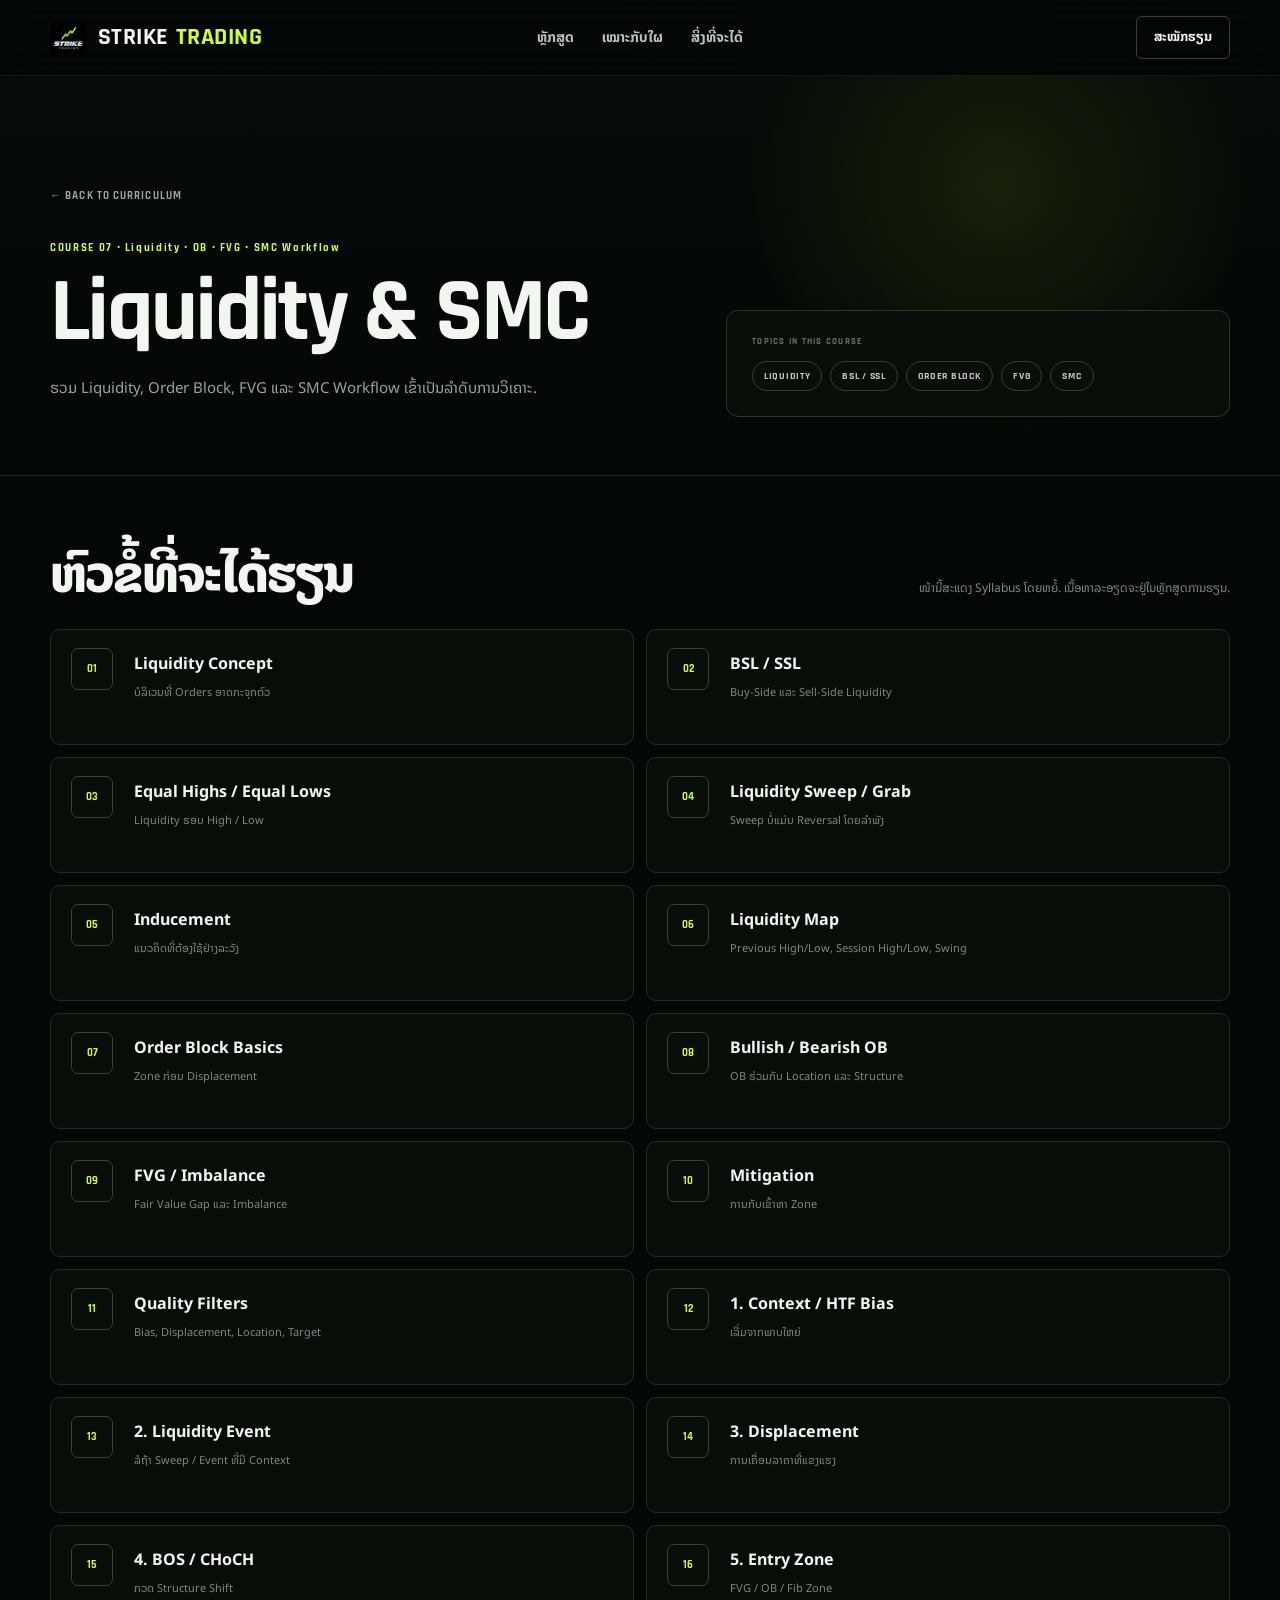
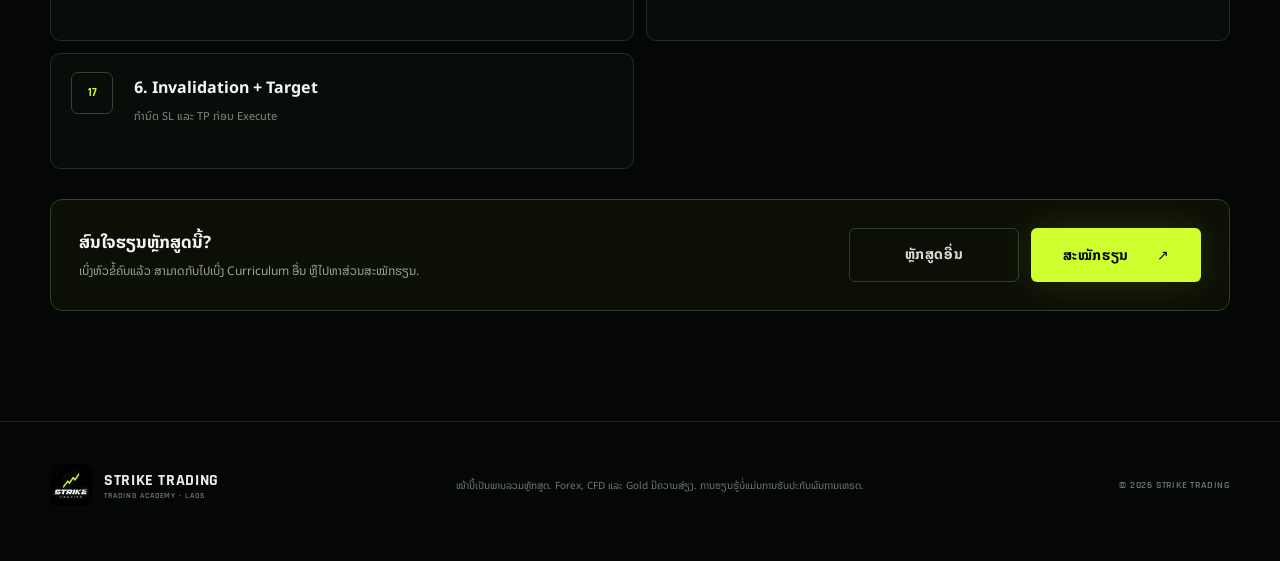
<file: course-liquidity-smc.html>
<!doctype html>
<html lang="lo">
<head>
  <meta charset="utf-8">
  <meta name="viewport" content="width=device-width,initial-scale=1">
  <meta name="theme-color" content="#050706">
  <title>Liquidity &amp; SMC — STRIKE TRADING</title>
  <link rel="icon" type="image/x-icon" href="assets/favicon.ico">
  <link rel="icon" type="image/png" sizes="32x32" href="assets/favicon-32x32.png">
  <link rel="icon" type="image/png" sizes="48x48" href="assets/favicon-48x48.png">
  <link rel="apple-touch-icon" sizes="180x180" href="assets/apple-touch-icon.png">
  <link rel="preconnect" href="https://fonts.googleapis.com">
  <link rel="preconnect" href="https://fonts.gstatic.com" crossorigin>
  <link href="https://fonts.googleapis.com/css2?family=Noto+Sans+Lao:wght@400;500;600;700;800&family=Rajdhani:wght@500;600;700&display=swap" rel="stylesheet">
  <link rel="stylesheet" href="styles.css">
</head>
<body class="course-body">
  <div class="bg-grid"></div>
  <header class="site-header">
    <a class="brand" href="index.html"><img src="assets/strike-trading-logo.jpg" alt="Strike Trading logo"><span>STRIKE <b>TRADING</b></span></a>
    <nav><a href="index.html#courses">ຫຼັກສູດ</a><a href="index.html#forwho">ເໝາະກັບໃຜ</a><a href="index.html#benefits">ສິ່ງທີ່ຈະໄດ້</a></nav>
    <a class="nav-cta" href="https://lin.ee/rWtGvMU" target="_blank" rel="noopener noreferrer" target="_blank" rel="noopener noreferrer">ສະໝັກຮຽນ</a>
  </header>

  <main>
    <section class="course-hero">
      <div class="wrap">
        <a class="back-link" href="index.html#courses">← BACK TO CURRICULUM</a>
        <div class="course-hero-grid">
          <div>
            <span class="course-number">COURSE 07 • Liquidity • OB • FVG • SMC Workflow</span>
            <h1>Liquidity &amp; SMC</h1>
            <p>ຮວມ Liquidity, Order Block, FVG ແລະ SMC Workflow ເຂົ້າເປັນລຳດັບການວິເຄາະ.</p>
          </div>
          <aside class="course-summary">
            <small>TOPICS IN THIS COURSE</small>
            <div><span>LIQUIDITY</span><span>BSL / SSL</span><span>ORDER BLOCK</span><span>FVG</span><span>SMC</span></div>
          </aside>
        </div>
      </div>
    </section>

    <section class="syllabus-section">
      <div class="wrap">
        <div class="syllabus-intro">
          <h2>ຫົວຂໍ້ທີ່ຈະໄດ້ຮຽນ</h2>
          <p>ໜ້ານີ້ສະແດງ Syllabus ໂດຍຫຍໍ້. ເນື້ອຫາລະອຽດຈະຢູ່ໃນຫຼັກສູດການຮຽນ.</p>
        </div>

        <div class="topic-list">
          <article class="topic-card">
          <span class="topic-no">01</span>
          <div><h3>Liquidity Concept</h3><p>ບໍລິເວນທີ່ Orders ອາດກະຈຸກຕົວ</p></div>
        </article>
<article class="topic-card">
          <span class="topic-no">02</span>
          <div><h3>BSL / SSL</h3><p>Buy-Side ແລະ Sell-Side Liquidity</p></div>
        </article>
<article class="topic-card">
          <span class="topic-no">03</span>
          <div><h3>Equal Highs / Equal Lows</h3><p>Liquidity ຮອບ High / Low</p></div>
        </article>
<article class="topic-card">
          <span class="topic-no">04</span>
          <div><h3>Liquidity Sweep / Grab</h3><p>Sweep ບໍ່ແມ່ນ Reversal ໂດຍລຳພັງ</p></div>
        </article>
<article class="topic-card">
          <span class="topic-no">05</span>
          <div><h3>Inducement</h3><p>ແນວຄິດທີ່ຕ້ອງໃຊ້ຢ່າງລະວັງ</p></div>
        </article>
<article class="topic-card">
          <span class="topic-no">06</span>
          <div><h3>Liquidity Map</h3><p>Previous High/Low, Session High/Low, Swing</p></div>
        </article>
<article class="topic-card">
          <span class="topic-no">07</span>
          <div><h3>Order Block Basics</h3><p>Zone ກ່ອນ Displacement</p></div>
        </article>
<article class="topic-card">
          <span class="topic-no">08</span>
          <div><h3>Bullish / Bearish OB</h3><p>OB ຮ່ວມກັບ Location ແລະ Structure</p></div>
        </article>
<article class="topic-card">
          <span class="topic-no">09</span>
          <div><h3>FVG / Imbalance</h3><p>Fair Value Gap ແລະ Imbalance</p></div>
        </article>
<article class="topic-card">
          <span class="topic-no">10</span>
          <div><h3>Mitigation</h3><p>ການກັບເຂົ້າຫາ Zone</p></div>
        </article>
<article class="topic-card">
          <span class="topic-no">11</span>
          <div><h3>Quality Filters</h3><p>Bias, Displacement, Location, Target</p></div>
        </article>
<article class="topic-card">
          <span class="topic-no">12</span>
          <div><h3>1. Context / HTF Bias</h3><p>ເລີ່ມຈາກພາບໃຫຍ່</p></div>
        </article>
<article class="topic-card">
          <span class="topic-no">13</span>
          <div><h3>2. Liquidity Event</h3><p>ລໍຖ້າ Sweep / Event ທີ່ມີ Context</p></div>
        </article>
<article class="topic-card">
          <span class="topic-no">14</span>
          <div><h3>3. Displacement</h3><p>ການເຄື່ອນລາຄາທີ່ແຂງແຮງ</p></div>
        </article>
<article class="topic-card">
          <span class="topic-no">15</span>
          <div><h3>4. BOS / CHoCH</h3><p>ກວດ Structure Shift</p></div>
        </article>
<article class="topic-card">
          <span class="topic-no">16</span>
          <div><h3>5. Entry Zone</h3><p>FVG / OB / Fib Zone</p></div>
        </article>
<article class="topic-card">
          <span class="topic-no">17</span>
          <div><h3>6. Invalidation + Target</h3><p>ກຳນົດ SL ແລະ TP ກ່ອນ Execute</p></div>
        </article>
        </div>

        <div class="course-bottom">
          <div>
            <strong>ສົນໃຈຮຽນຫຼັກສູດນີ້?</strong>
            <p>ເບິ່ງຫົວຂໍ້ຄົບແລ້ວ ສາມາດກັບໄປເບິ່ງ Curriculum ອື່ນ ຫຼືໄປຫາສ່ວນສະໝັກຮຽນ.</p>
          </div>
          <div class="hero-actions">
            <a class="btn ghost" href="index.html#courses">ຫຼັກສູດອື່ນ</a>
            <a class="btn primary" href="https://lin.ee/rWtGvMU" target="_blank" rel="noopener noreferrer" target="_blank" rel="noopener noreferrer">ສະໝັກຮຽນ <span>↗</span></a>
          </div>
        </div>
      </div>
    </section>
  </main>

  <footer>
    <div class="wrap footer-grid">
      <div class="foot-brand"><img src="assets/strike-trading-logo.jpg" alt=""><div><b>STRIKE TRADING</b><span>TRADING ACADEMY • LAOS</span></div></div>
      <p>ໜ້ານີ້ເປັນພາບລວມຫຼັກສູດ. Forex, CFD ແລະ Gold ມີຄວາມສ່ຽງ. ການຮຽນຮູ້ບໍ່ແມ່ນການຮັບປະກັນຜົນການເທຣດ.</p>
      <span class="copyright">© 2026 STRIKE TRADING</span>
    </div>
  </footer>
</body>
</html>
</file>
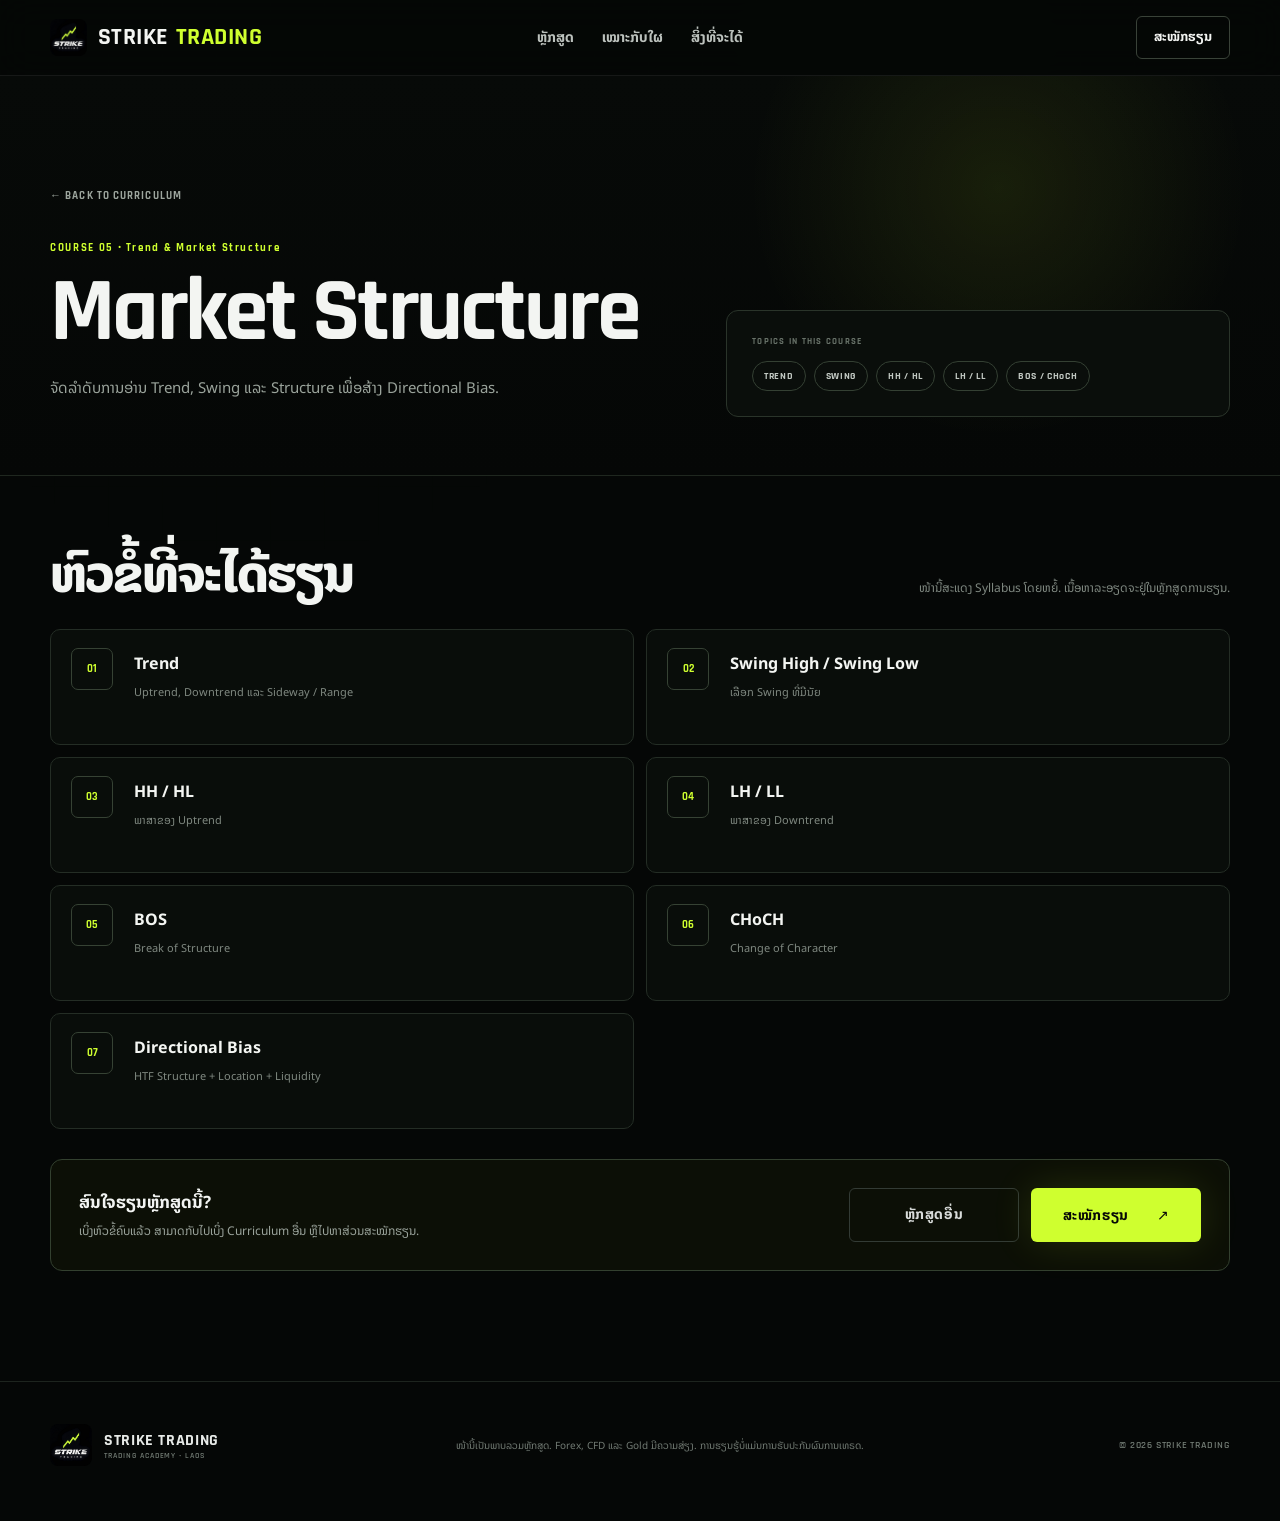
<file: course-market-structure.html>
<!doctype html>
<html lang="lo">
<head>
  <meta charset="utf-8">
  <meta name="viewport" content="width=device-width,initial-scale=1">
  <meta name="theme-color" content="#050706">
  <title>Market Structure — STRIKE TRADING</title>
  <link rel="icon" type="image/x-icon" href="assets/favicon.ico">
  <link rel="icon" type="image/png" sizes="32x32" href="assets/favicon-32x32.png">
  <link rel="icon" type="image/png" sizes="48x48" href="assets/favicon-48x48.png">
  <link rel="apple-touch-icon" sizes="180x180" href="assets/apple-touch-icon.png">
  <link rel="preconnect" href="https://fonts.googleapis.com">
  <link rel="preconnect" href="https://fonts.gstatic.com" crossorigin>
  <link href="https://fonts.googleapis.com/css2?family=Noto+Sans+Lao:wght@400;500;600;700;800&family=Rajdhani:wght@500;600;700&display=swap" rel="stylesheet">
  <link rel="stylesheet" href="styles.css">
</head>
<body class="course-body">
  <div class="bg-grid"></div>
  <header class="site-header">
    <a class="brand" href="index.html"><img src="assets/strike-trading-logo.jpg" alt="Strike Trading logo"><span>STRIKE <b>TRADING</b></span></a>
    <nav><a href="index.html#courses">ຫຼັກສູດ</a><a href="index.html#forwho">ເໝາະກັບໃຜ</a><a href="index.html#benefits">ສິ່ງທີ່ຈະໄດ້</a></nav>
    <a class="nav-cta" href="https://lin.ee/rWtGvMU" target="_blank" rel="noopener noreferrer" target="_blank" rel="noopener noreferrer">ສະໝັກຮຽນ</a>
  </header>

  <main>
    <section class="course-hero">
      <div class="wrap">
        <a class="back-link" href="index.html#courses">← BACK TO CURRICULUM</a>
        <div class="course-hero-grid">
          <div>
            <span class="course-number">COURSE 05 • Trend &amp; Market Structure</span>
            <h1>Market Structure</h1>
            <p>ຈັດລຳດັບການອ່ານ Trend, Swing ແລະ Structure ເພື່ອສ້າງ Directional Bias.</p>
          </div>
          <aside class="course-summary">
            <small>TOPICS IN THIS COURSE</small>
            <div><span>TREND</span><span>SWING</span><span>HH / HL</span><span>LH / LL</span><span>BOS / CHoCH</span></div>
          </aside>
        </div>
      </div>
    </section>

    <section class="syllabus-section">
      <div class="wrap">
        <div class="syllabus-intro">
          <h2>ຫົວຂໍ້ທີ່ຈະໄດ້ຮຽນ</h2>
          <p>ໜ້ານີ້ສະແດງ Syllabus ໂດຍຫຍໍ້. ເນື້ອຫາລະອຽດຈະຢູ່ໃນຫຼັກສູດການຮຽນ.</p>
        </div>

        <div class="topic-list">
          <article class="topic-card">
          <span class="topic-no">01</span>
          <div><h3>Trend</h3><p>Uptrend, Downtrend ແລະ Sideway / Range</p></div>
        </article>
<article class="topic-card">
          <span class="topic-no">02</span>
          <div><h3>Swing High / Swing Low</h3><p>ເລືອກ Swing ທີ່ມີນັຍ</p></div>
        </article>
<article class="topic-card">
          <span class="topic-no">03</span>
          <div><h3>HH / HL</h3><p>ພາສາຂອງ Uptrend</p></div>
        </article>
<article class="topic-card">
          <span class="topic-no">04</span>
          <div><h3>LH / LL</h3><p>ພາສາຂອງ Downtrend</p></div>
        </article>
<article class="topic-card">
          <span class="topic-no">05</span>
          <div><h3>BOS</h3><p>Break of Structure</p></div>
        </article>
<article class="topic-card">
          <span class="topic-no">06</span>
          <div><h3>CHoCH</h3><p>Change of Character</p></div>
        </article>
<article class="topic-card">
          <span class="topic-no">07</span>
          <div><h3>Directional Bias</h3><p>HTF Structure + Location + Liquidity</p></div>
        </article>
        </div>

        <div class="course-bottom">
          <div>
            <strong>ສົນໃຈຮຽນຫຼັກສູດນີ້?</strong>
            <p>ເບິ່ງຫົວຂໍ້ຄົບແລ້ວ ສາມາດກັບໄປເບິ່ງ Curriculum ອື່ນ ຫຼືໄປຫາສ່ວນສະໝັກຮຽນ.</p>
          </div>
          <div class="hero-actions">
            <a class="btn ghost" href="index.html#courses">ຫຼັກສູດອື່ນ</a>
            <a class="btn primary" href="https://lin.ee/rWtGvMU" target="_blank" rel="noopener noreferrer" target="_blank" rel="noopener noreferrer">ສະໝັກຮຽນ <span>↗</span></a>
          </div>
        </div>
      </div>
    </section>
  </main>

  <footer>
    <div class="wrap footer-grid">
      <div class="foot-brand"><img src="assets/strike-trading-logo.jpg" alt=""><div><b>STRIKE TRADING</b><span>TRADING ACADEMY • LAOS</span></div></div>
      <p>ໜ້ານີ້ເປັນພາບລວມຫຼັກສູດ. Forex, CFD ແລະ Gold ມີຄວາມສ່ຽງ. ການຮຽນຮູ້ບໍ່ແມ່ນການຮັບປະກັນຜົນການເທຣດ.</p>
      <span class="copyright">© 2026 STRIKE TRADING</span>
    </div>
  </footer>
</body>
</html>
</file>
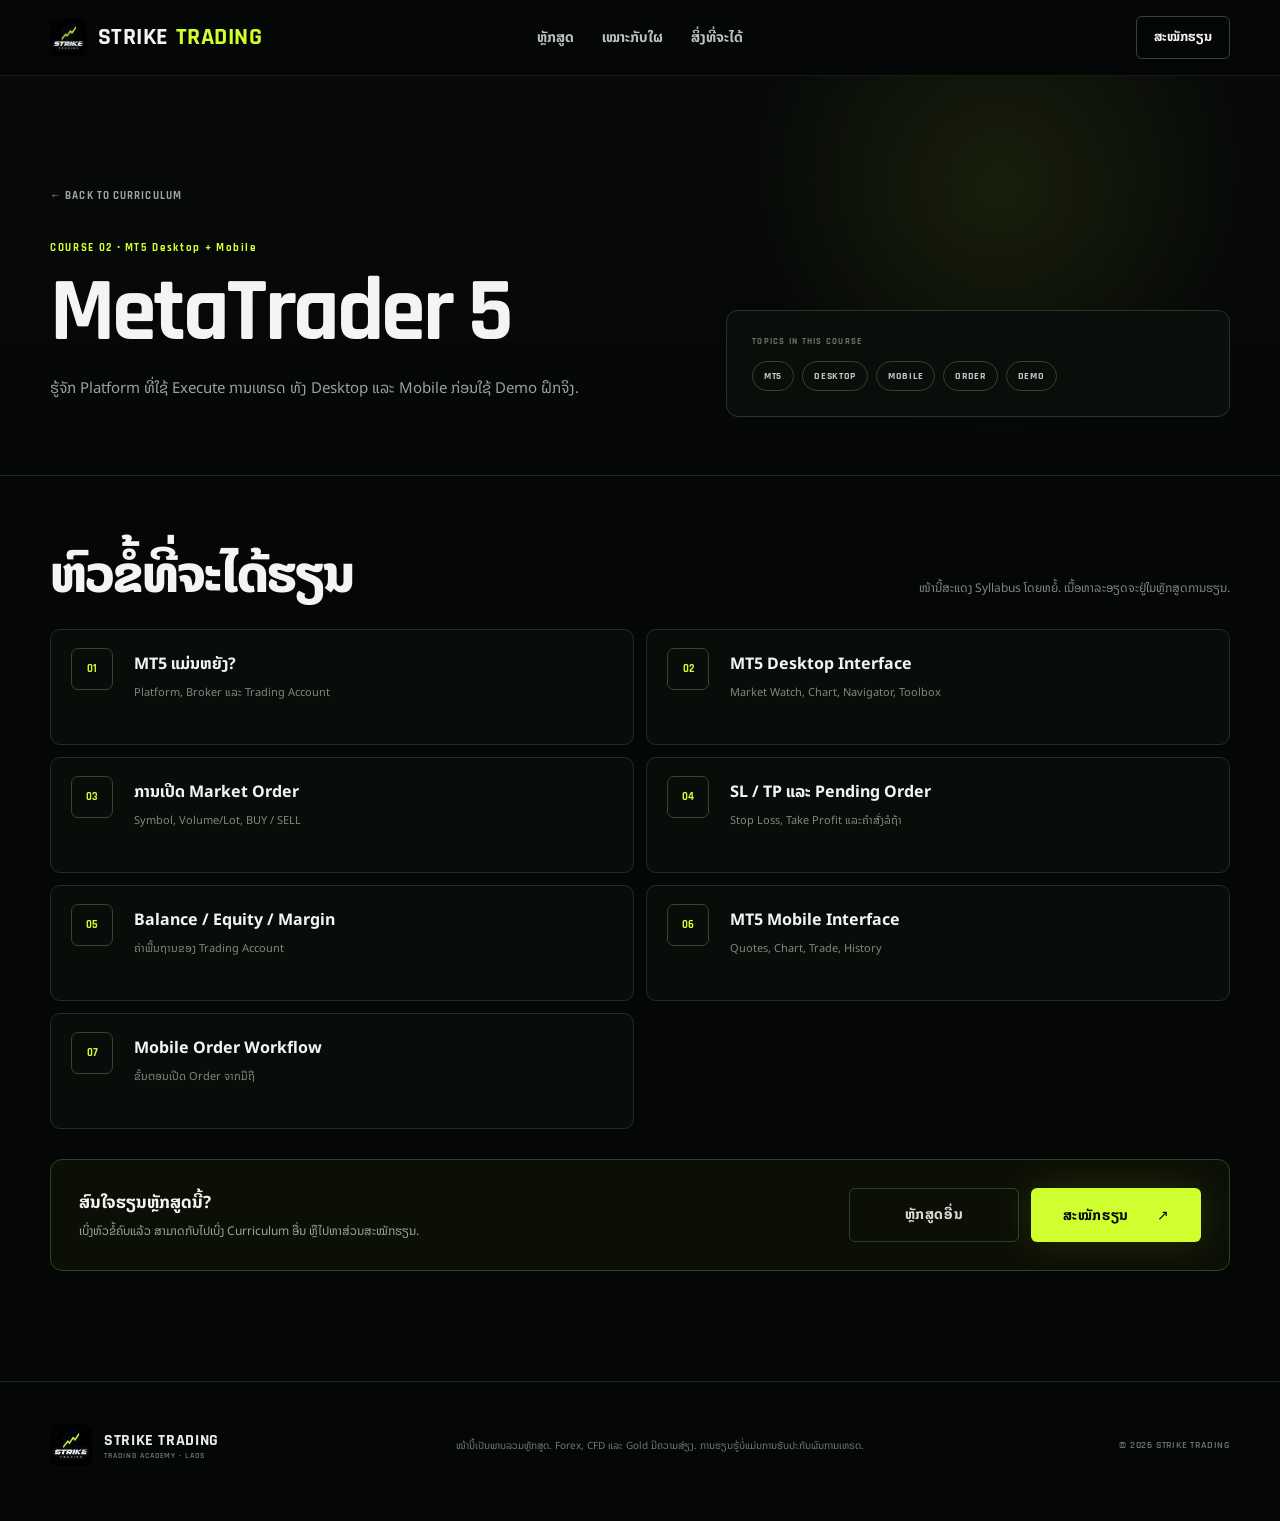
<file: course-mt5.html>
<!doctype html>
<html lang="lo">
<head>
  <meta charset="utf-8">
  <meta name="viewport" content="width=device-width,initial-scale=1">
  <meta name="theme-color" content="#050706">
  <title>MetaTrader 5 — STRIKE TRADING</title>
  <link rel="icon" type="image/x-icon" href="assets/favicon.ico">
  <link rel="icon" type="image/png" sizes="32x32" href="assets/favicon-32x32.png">
  <link rel="icon" type="image/png" sizes="48x48" href="assets/favicon-48x48.png">
  <link rel="apple-touch-icon" sizes="180x180" href="assets/apple-touch-icon.png">
  <link rel="preconnect" href="https://fonts.googleapis.com">
  <link rel="preconnect" href="https://fonts.gstatic.com" crossorigin>
  <link href="https://fonts.googleapis.com/css2?family=Noto+Sans+Lao:wght@400;500;600;700;800&family=Rajdhani:wght@500;600;700&display=swap" rel="stylesheet">
  <link rel="stylesheet" href="styles.css">
</head>
<body class="course-body">
  <div class="bg-grid"></div>
  <header class="site-header">
    <a class="brand" href="index.html"><img src="assets/strike-trading-logo.jpg" alt="Strike Trading logo"><span>STRIKE <b>TRADING</b></span></a>
    <nav><a href="index.html#courses">ຫຼັກສູດ</a><a href="index.html#forwho">ເໝາະກັບໃຜ</a><a href="index.html#benefits">ສິ່ງທີ່ຈະໄດ້</a></nav>
    <a class="nav-cta" href="https://lin.ee/rWtGvMU" target="_blank" rel="noopener noreferrer" target="_blank" rel="noopener noreferrer">ສະໝັກຮຽນ</a>
  </header>

  <main>
    <section class="course-hero">
      <div class="wrap">
        <a class="back-link" href="index.html#courses">← BACK TO CURRICULUM</a>
        <div class="course-hero-grid">
          <div>
            <span class="course-number">COURSE 02 • MT5 Desktop + Mobile</span>
            <h1>MetaTrader 5</h1>
            <p>ຮູ້ຈັກ Platform ທີ່ໃຊ້ Execute ການເທຣດ ທັງ Desktop ແລະ Mobile ກ່ອນໃຊ້ Demo ຝຶກຈິງ.</p>
          </div>
          <aside class="course-summary">
            <small>TOPICS IN THIS COURSE</small>
            <div><span>MT5</span><span>DESKTOP</span><span>MOBILE</span><span>ORDER</span><span>DEMO</span></div>
          </aside>
        </div>
      </div>
    </section>

    <section class="syllabus-section">
      <div class="wrap">
        <div class="syllabus-intro">
          <h2>ຫົວຂໍ້ທີ່ຈະໄດ້ຮຽນ</h2>
          <p>ໜ້ານີ້ສະແດງ Syllabus ໂດຍຫຍໍ້. ເນື້ອຫາລະອຽດຈະຢູ່ໃນຫຼັກສູດການຮຽນ.</p>
        </div>

        <div class="topic-list">
          <article class="topic-card">
          <span class="topic-no">01</span>
          <div><h3>MT5 ແມ່ນຫຍັງ?</h3><p>Platform, Broker ແລະ Trading Account</p></div>
        </article>
<article class="topic-card">
          <span class="topic-no">02</span>
          <div><h3>MT5 Desktop Interface</h3><p>Market Watch, Chart, Navigator, Toolbox</p></div>
        </article>
<article class="topic-card">
          <span class="topic-no">03</span>
          <div><h3>ການເປີດ Market Order</h3><p>Symbol, Volume/Lot, BUY / SELL</p></div>
        </article>
<article class="topic-card">
          <span class="topic-no">04</span>
          <div><h3>SL / TP ແລະ Pending Order</h3><p>Stop Loss, Take Profit ແລະຄຳສັ່ງລໍຖ້າ</p></div>
        </article>
<article class="topic-card">
          <span class="topic-no">05</span>
          <div><h3>Balance / Equity / Margin</h3><p>ຄ່າພື້ນຖານຂອງ Trading Account</p></div>
        </article>
<article class="topic-card">
          <span class="topic-no">06</span>
          <div><h3>MT5 Mobile Interface</h3><p>Quotes, Chart, Trade, History</p></div>
        </article>
<article class="topic-card">
          <span class="topic-no">07</span>
          <div><h3>Mobile Order Workflow</h3><p>ຂັ້ນຕອນເປີດ Order ຈາກມືຖື</p></div>
        </article>
        </div>

        <div class="course-bottom">
          <div>
            <strong>ສົນໃຈຮຽນຫຼັກສູດນີ້?</strong>
            <p>ເບິ່ງຫົວຂໍ້ຄົບແລ້ວ ສາມາດກັບໄປເບິ່ງ Curriculum ອື່ນ ຫຼືໄປຫາສ່ວນສະໝັກຮຽນ.</p>
          </div>
          <div class="hero-actions">
            <a class="btn ghost" href="index.html#courses">ຫຼັກສູດອື່ນ</a>
            <a class="btn primary" href="https://lin.ee/rWtGvMU" target="_blank" rel="noopener noreferrer" target="_blank" rel="noopener noreferrer">ສະໝັກຮຽນ <span>↗</span></a>
          </div>
        </div>
      </div>
    </section>
  </main>

  <footer>
    <div class="wrap footer-grid">
      <div class="foot-brand"><img src="assets/strike-trading-logo.jpg" alt=""><div><b>STRIKE TRADING</b><span>TRADING ACADEMY • LAOS</span></div></div>
      <p>ໜ້ານີ້ເປັນພາບລວມຫຼັກສູດ. Forex, CFD ແລະ Gold ມີຄວາມສ່ຽງ. ການຮຽນຮູ້ບໍ່ແມ່ນການຮັບປະກັນຜົນການເທຣດ.</p>
      <span class="copyright">© 2026 STRIKE TRADING</span>
    </div>
  </footer>
</body>
</html>
</file>
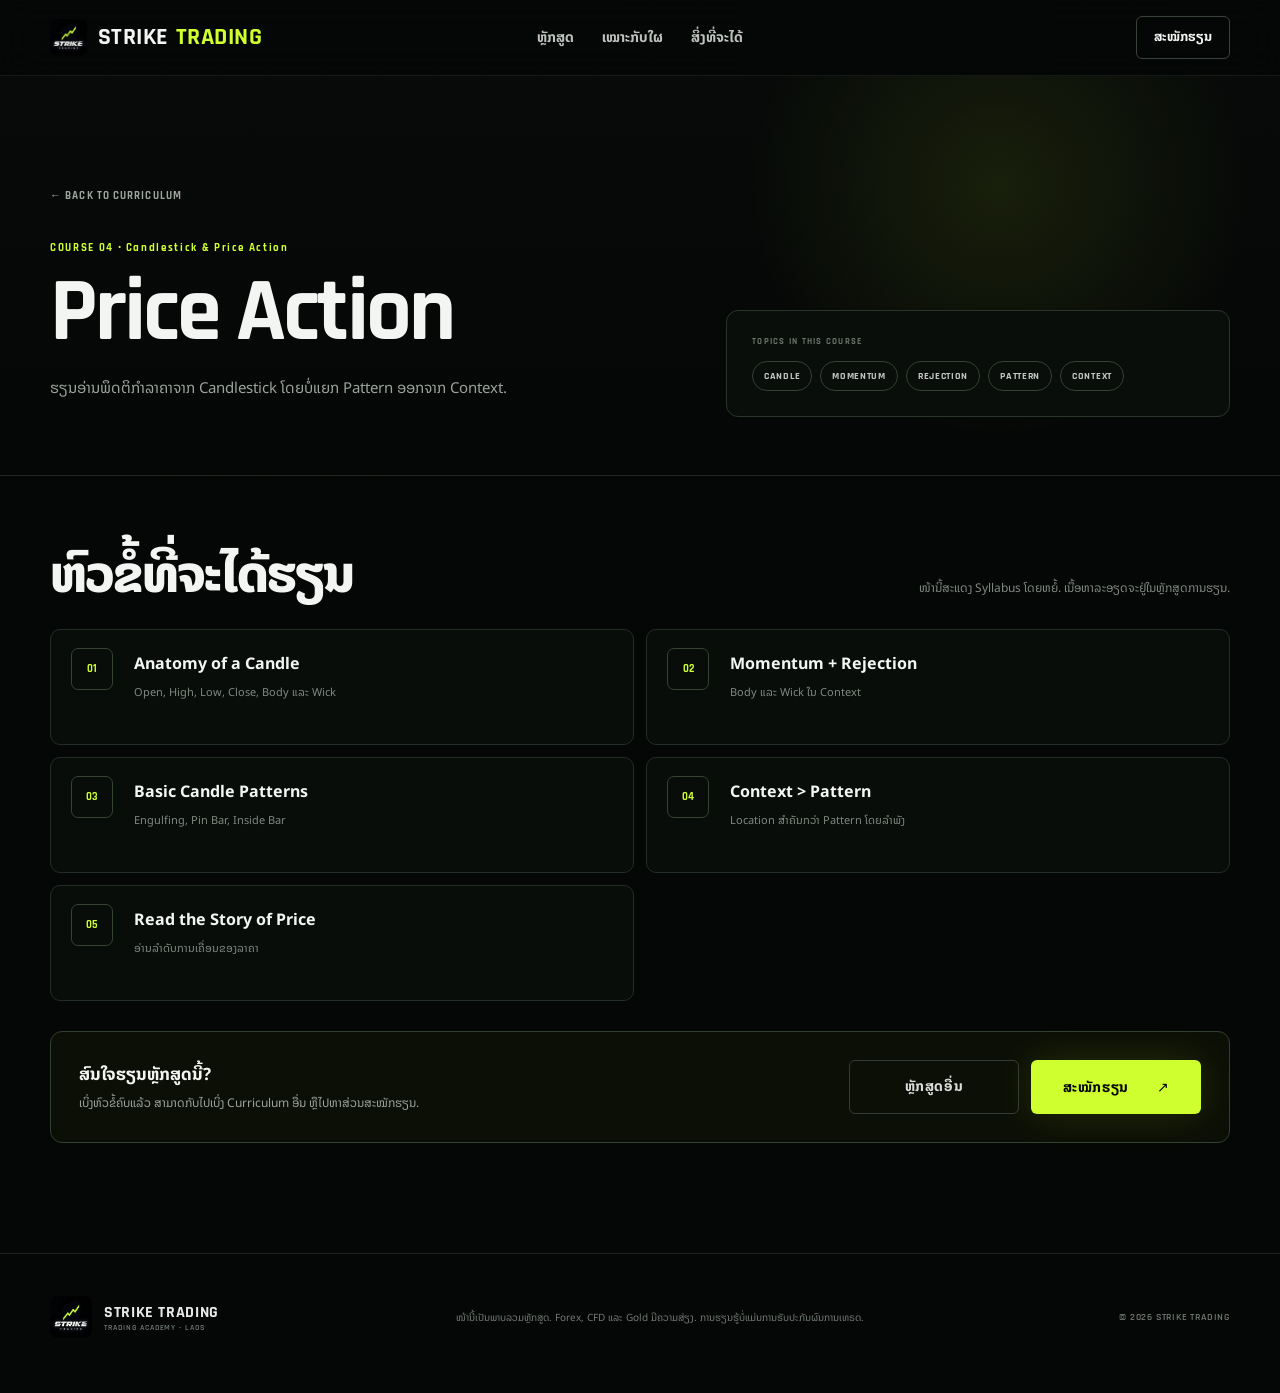
<file: course-price-action.html>
<!doctype html>
<html lang="lo">
<head>
  <meta charset="utf-8">
  <meta name="viewport" content="width=device-width,initial-scale=1">
  <meta name="theme-color" content="#050706">
  <title>Price Action — STRIKE TRADING</title>
  <link rel="icon" type="image/x-icon" href="assets/favicon.ico">
  <link rel="icon" type="image/png" sizes="32x32" href="assets/favicon-32x32.png">
  <link rel="icon" type="image/png" sizes="48x48" href="assets/favicon-48x48.png">
  <link rel="apple-touch-icon" sizes="180x180" href="assets/apple-touch-icon.png">
  <link rel="preconnect" href="https://fonts.googleapis.com">
  <link rel="preconnect" href="https://fonts.gstatic.com" crossorigin>
  <link href="https://fonts.googleapis.com/css2?family=Noto+Sans+Lao:wght@400;500;600;700;800&family=Rajdhani:wght@500;600;700&display=swap" rel="stylesheet">
  <link rel="stylesheet" href="styles.css">
</head>
<body class="course-body">
  <div class="bg-grid"></div>
  <header class="site-header">
    <a class="brand" href="index.html"><img src="assets/strike-trading-logo.jpg" alt="Strike Trading logo"><span>STRIKE <b>TRADING</b></span></a>
    <nav><a href="index.html#courses">ຫຼັກສູດ</a><a href="index.html#forwho">ເໝາະກັບໃຜ</a><a href="index.html#benefits">ສິ່ງທີ່ຈະໄດ້</a></nav>
    <a class="nav-cta" href="https://lin.ee/rWtGvMU" target="_blank" rel="noopener noreferrer" target="_blank" rel="noopener noreferrer">ສະໝັກຮຽນ</a>
  </header>

  <main>
    <section class="course-hero">
      <div class="wrap">
        <a class="back-link" href="index.html#courses">← BACK TO CURRICULUM</a>
        <div class="course-hero-grid">
          <div>
            <span class="course-number">COURSE 04 • Candlestick &amp; Price Action</span>
            <h1>Price Action</h1>
            <p>ຮຽນອ່ານພຶດຕິກຳລາຄາຈາກ Candlestick ໂດຍບໍ່ແຍກ Pattern ອອກຈາກ Context.</p>
          </div>
          <aside class="course-summary">
            <small>TOPICS IN THIS COURSE</small>
            <div><span>CANDLE</span><span>MOMENTUM</span><span>REJECTION</span><span>PATTERN</span><span>CONTEXT</span></div>
          </aside>
        </div>
      </div>
    </section>

    <section class="syllabus-section">
      <div class="wrap">
        <div class="syllabus-intro">
          <h2>ຫົວຂໍ້ທີ່ຈະໄດ້ຮຽນ</h2>
          <p>ໜ້ານີ້ສະແດງ Syllabus ໂດຍຫຍໍ້. ເນື້ອຫາລະອຽດຈະຢູ່ໃນຫຼັກສູດການຮຽນ.</p>
        </div>

        <div class="topic-list">
          <article class="topic-card">
          <span class="topic-no">01</span>
          <div><h3>Anatomy of a Candle</h3><p>Open, High, Low, Close, Body ແລະ Wick</p></div>
        </article>
<article class="topic-card">
          <span class="topic-no">02</span>
          <div><h3>Momentum + Rejection</h3><p>Body ແລະ Wick ໃນ Context</p></div>
        </article>
<article class="topic-card">
          <span class="topic-no">03</span>
          <div><h3>Basic Candle Patterns</h3><p>Engulfing, Pin Bar, Inside Bar</p></div>
        </article>
<article class="topic-card">
          <span class="topic-no">04</span>
          <div><h3>Context &gt; Pattern</h3><p>Location ສຳຄັນກວ່າ Pattern ໂດຍລຳພັງ</p></div>
        </article>
<article class="topic-card">
          <span class="topic-no">05</span>
          <div><h3>Read the Story of Price</h3><p>ອ່ານລຳດັບການເຄື່ອນຂອງລາຄາ</p></div>
        </article>
        </div>

        <div class="course-bottom">
          <div>
            <strong>ສົນໃຈຮຽນຫຼັກສູດນີ້?</strong>
            <p>ເບິ່ງຫົວຂໍ້ຄົບແລ້ວ ສາມາດກັບໄປເບິ່ງ Curriculum ອື່ນ ຫຼືໄປຫາສ່ວນສະໝັກຮຽນ.</p>
          </div>
          <div class="hero-actions">
            <a class="btn ghost" href="index.html#courses">ຫຼັກສູດອື່ນ</a>
            <a class="btn primary" href="https://lin.ee/rWtGvMU" target="_blank" rel="noopener noreferrer" target="_blank" rel="noopener noreferrer">ສະໝັກຮຽນ <span>↗</span></a>
          </div>
        </div>
      </div>
    </section>
  </main>

  <footer>
    <div class="wrap footer-grid">
      <div class="foot-brand"><img src="assets/strike-trading-logo.jpg" alt=""><div><b>STRIKE TRADING</b><span>TRADING ACADEMY • LAOS</span></div></div>
      <p>ໜ້ານີ້ເປັນພາບລວມຫຼັກສູດ. Forex, CFD ແລະ Gold ມີຄວາມສ່ຽງ. ການຮຽນຮູ້ບໍ່ແມ່ນການຮັບປະກັນຜົນການເທຣດ.</p>
      <span class="copyright">© 2026 STRIKE TRADING</span>
    </div>
  </footer>
</body>
</html>
</file>
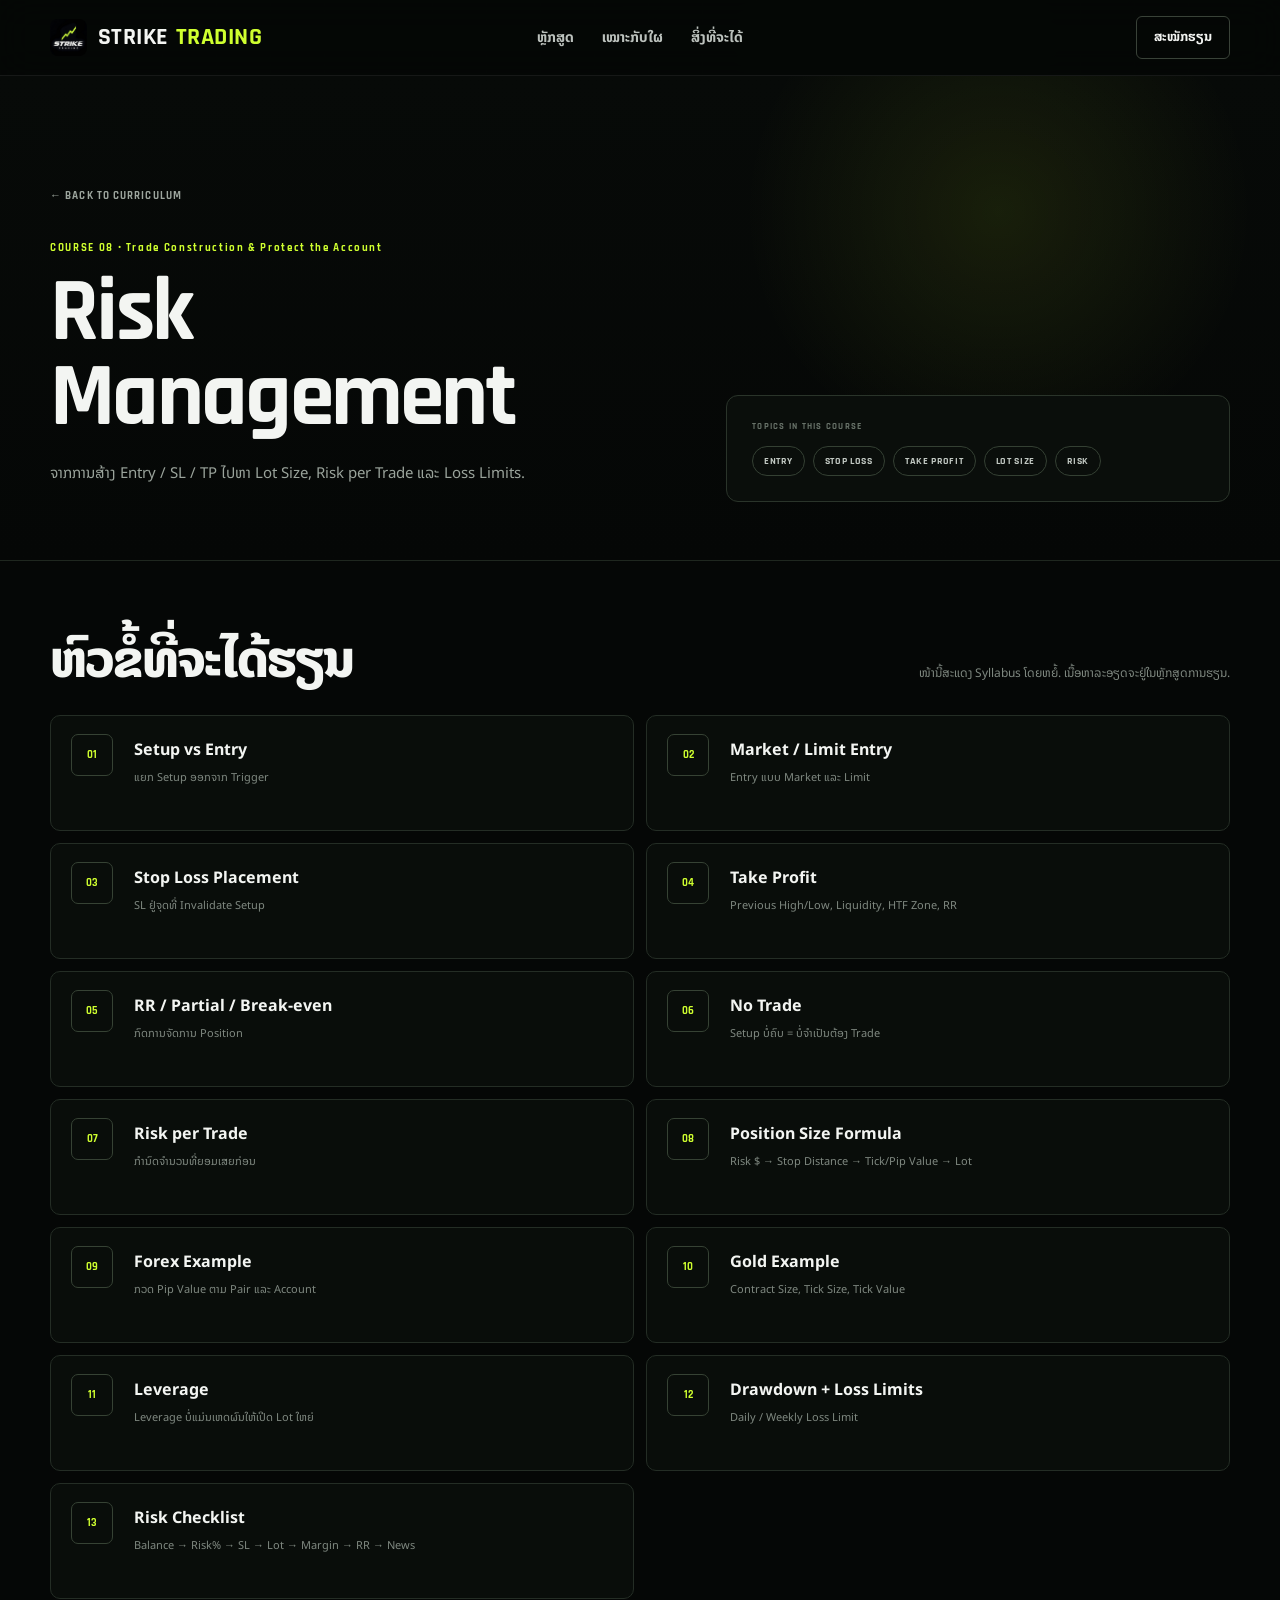
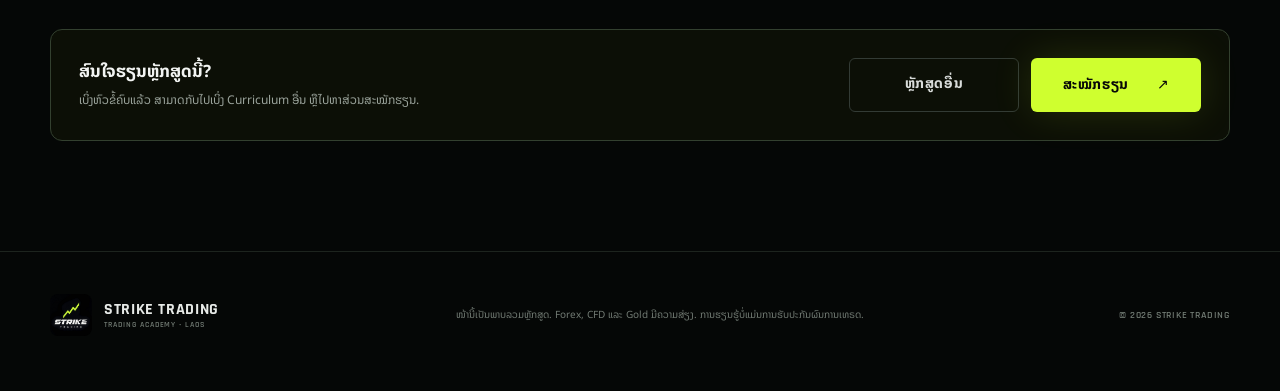
<file: course-risk-management.html>
<!doctype html>
<html lang="lo">
<head>
  <meta charset="utf-8">
  <meta name="viewport" content="width=device-width,initial-scale=1">
  <meta name="theme-color" content="#050706">
  <title>Risk Management — STRIKE TRADING</title>
  <link rel="icon" type="image/x-icon" href="assets/favicon.ico">
  <link rel="icon" type="image/png" sizes="32x32" href="assets/favicon-32x32.png">
  <link rel="icon" type="image/png" sizes="48x48" href="assets/favicon-48x48.png">
  <link rel="apple-touch-icon" sizes="180x180" href="assets/apple-touch-icon.png">
  <link rel="preconnect" href="https://fonts.googleapis.com">
  <link rel="preconnect" href="https://fonts.gstatic.com" crossorigin>
  <link href="https://fonts.googleapis.com/css2?family=Noto+Sans+Lao:wght@400;500;600;700;800&family=Rajdhani:wght@500;600;700&display=swap" rel="stylesheet">
  <link rel="stylesheet" href="styles.css">
</head>
<body class="course-body">
  <div class="bg-grid"></div>
  <header class="site-header">
    <a class="brand" href="index.html"><img src="assets/strike-trading-logo.jpg" alt="Strike Trading logo"><span>STRIKE <b>TRADING</b></span></a>
    <nav><a href="index.html#courses">ຫຼັກສູດ</a><a href="index.html#forwho">ເໝາະກັບໃຜ</a><a href="index.html#benefits">ສິ່ງທີ່ຈະໄດ້</a></nav>
    <a class="nav-cta" href="https://lin.ee/rWtGvMU" target="_blank" rel="noopener noreferrer" target="_blank" rel="noopener noreferrer">ສະໝັກຮຽນ</a>
  </header>

  <main>
    <section class="course-hero">
      <div class="wrap">
        <a class="back-link" href="index.html#courses">← BACK TO CURRICULUM</a>
        <div class="course-hero-grid">
          <div>
            <span class="course-number">COURSE 08 • Trade Construction &amp; Protect the Account</span>
            <h1>Risk Management</h1>
            <p>ຈາກການສ້າງ Entry / SL / TP ໄປຫາ Lot Size, Risk per Trade ແລະ Loss Limits.</p>
          </div>
          <aside class="course-summary">
            <small>TOPICS IN THIS COURSE</small>
            <div><span>ENTRY</span><span>STOP LOSS</span><span>TAKE PROFIT</span><span>LOT SIZE</span><span>RISK</span></div>
          </aside>
        </div>
      </div>
    </section>

    <section class="syllabus-section">
      <div class="wrap">
        <div class="syllabus-intro">
          <h2>ຫົວຂໍ້ທີ່ຈະໄດ້ຮຽນ</h2>
          <p>ໜ້ານີ້ສະແດງ Syllabus ໂດຍຫຍໍ້. ເນື້ອຫາລະອຽດຈະຢູ່ໃນຫຼັກສູດການຮຽນ.</p>
        </div>

        <div class="topic-list">
          <article class="topic-card">
          <span class="topic-no">01</span>
          <div><h3>Setup vs Entry</h3><p>ແຍກ Setup ອອກຈາກ Trigger</p></div>
        </article>
<article class="topic-card">
          <span class="topic-no">02</span>
          <div><h3>Market / Limit Entry</h3><p>Entry ແບບ Market ແລະ Limit</p></div>
        </article>
<article class="topic-card">
          <span class="topic-no">03</span>
          <div><h3>Stop Loss Placement</h3><p>SL ຢູ່ຈຸດທີ່ Invalidate Setup</p></div>
        </article>
<article class="topic-card">
          <span class="topic-no">04</span>
          <div><h3>Take Profit</h3><p>Previous High/Low, Liquidity, HTF Zone, RR</p></div>
        </article>
<article class="topic-card">
          <span class="topic-no">05</span>
          <div><h3>RR / Partial / Break-even</h3><p>ກົດການຈັດການ Position</p></div>
        </article>
<article class="topic-card">
          <span class="topic-no">06</span>
          <div><h3>No Trade</h3><p>Setup ບໍ່ຄົບ = ບໍ່ຈຳເປັນຕ້ອງ Trade</p></div>
        </article>
<article class="topic-card">
          <span class="topic-no">07</span>
          <div><h3>Risk per Trade</h3><p>ກຳນົດຈຳນວນທີ່ຍອມເສຍກ່ອນ</p></div>
        </article>
<article class="topic-card">
          <span class="topic-no">08</span>
          <div><h3>Position Size Formula</h3><p>Risk $ → Stop Distance → Tick/Pip Value → Lot</p></div>
        </article>
<article class="topic-card">
          <span class="topic-no">09</span>
          <div><h3>Forex Example</h3><p>ກວດ Pip Value ຕາມ Pair ແລະ Account</p></div>
        </article>
<article class="topic-card">
          <span class="topic-no">10</span>
          <div><h3>Gold Example</h3><p>Contract Size, Tick Size, Tick Value</p></div>
        </article>
<article class="topic-card">
          <span class="topic-no">11</span>
          <div><h3>Leverage</h3><p>Leverage ບໍ່ແມ່ນເຫດຜົນໃຫ້ເປີດ Lot ໃຫຍ່</p></div>
        </article>
<article class="topic-card">
          <span class="topic-no">12</span>
          <div><h3>Drawdown + Loss Limits</h3><p>Daily / Weekly Loss Limit</p></div>
        </article>
<article class="topic-card">
          <span class="topic-no">13</span>
          <div><h3>Risk Checklist</h3><p>Balance → Risk% → SL → Lot → Margin → RR → News</p></div>
        </article>
        </div>

        <div class="course-bottom">
          <div>
            <strong>ສົນໃຈຮຽນຫຼັກສູດນີ້?</strong>
            <p>ເບິ່ງຫົວຂໍ້ຄົບແລ້ວ ສາມາດກັບໄປເບິ່ງ Curriculum ອື່ນ ຫຼືໄປຫາສ່ວນສະໝັກຮຽນ.</p>
          </div>
          <div class="hero-actions">
            <a class="btn ghost" href="index.html#courses">ຫຼັກສູດອື່ນ</a>
            <a class="btn primary" href="https://lin.ee/rWtGvMU" target="_blank" rel="noopener noreferrer" target="_blank" rel="noopener noreferrer">ສະໝັກຮຽນ <span>↗</span></a>
          </div>
        </div>
      </div>
    </section>
  </main>

  <footer>
    <div class="wrap footer-grid">
      <div class="foot-brand"><img src="assets/strike-trading-logo.jpg" alt=""><div><b>STRIKE TRADING</b><span>TRADING ACADEMY • LAOS</span></div></div>
      <p>ໜ້ານີ້ເປັນພາບລວມຫຼັກສູດ. Forex, CFD ແລະ Gold ມີຄວາມສ່ຽງ. ການຮຽນຮູ້ບໍ່ແມ່ນການຮັບປະກັນຜົນການເທຣດ.</p>
      <span class="copyright">© 2026 STRIKE TRADING</span>
    </div>
  </footer>
</body>
</html>
</file>
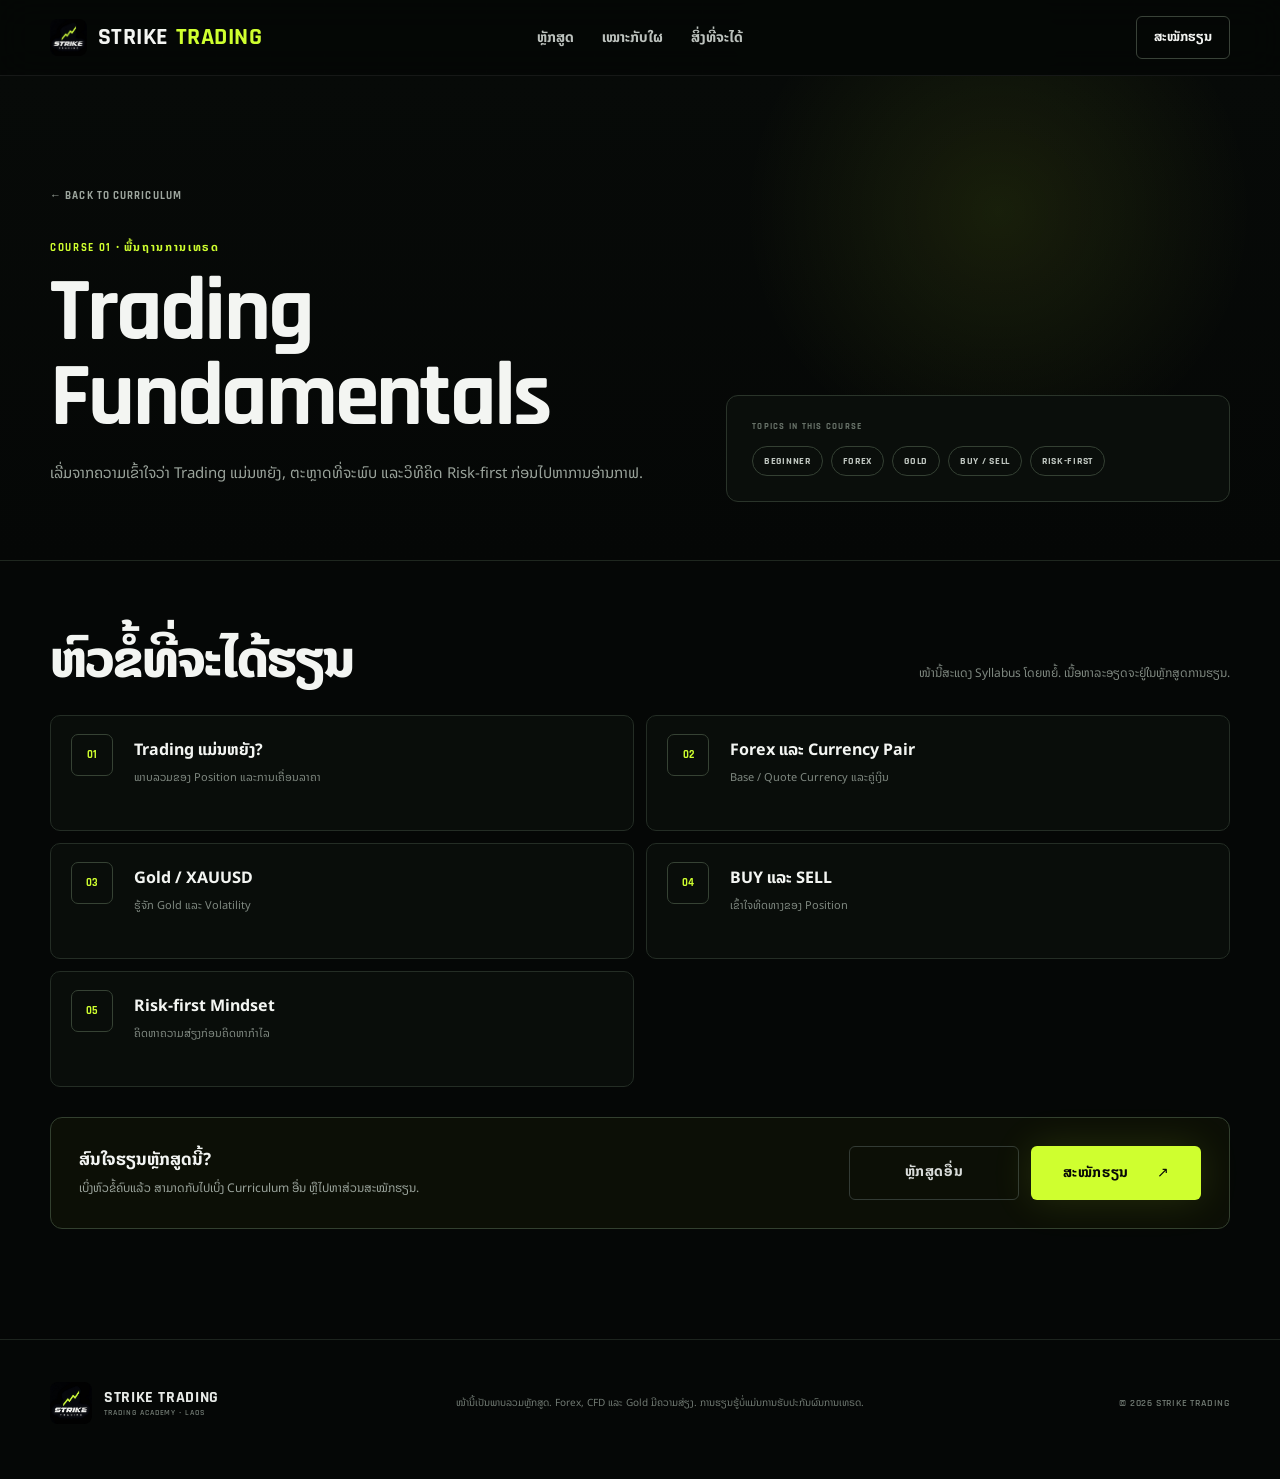
<file: course-trading-fundamentals.html>
<!doctype html>
<html lang="lo">
<head>
  <meta charset="utf-8">
  <meta name="viewport" content="width=device-width,initial-scale=1">
  <meta name="theme-color" content="#050706">
  <title>Trading Fundamentals — STRIKE TRADING</title>
  <link rel="icon" type="image/x-icon" href="assets/favicon.ico">
  <link rel="icon" type="image/png" sizes="32x32" href="assets/favicon-32x32.png">
  <link rel="icon" type="image/png" sizes="48x48" href="assets/favicon-48x48.png">
  <link rel="apple-touch-icon" sizes="180x180" href="assets/apple-touch-icon.png">
  <link rel="preconnect" href="https://fonts.googleapis.com">
  <link rel="preconnect" href="https://fonts.gstatic.com" crossorigin>
  <link href="https://fonts.googleapis.com/css2?family=Noto+Sans+Lao:wght@400;500;600;700;800&family=Rajdhani:wght@500;600;700&display=swap" rel="stylesheet">
  <link rel="stylesheet" href="styles.css">
</head>
<body class="course-body">
  <div class="bg-grid"></div>
  <header class="site-header">
    <a class="brand" href="index.html"><img src="assets/strike-trading-logo.jpg" alt="Strike Trading logo"><span>STRIKE <b>TRADING</b></span></a>
    <nav><a href="index.html#courses">ຫຼັກສູດ</a><a href="index.html#forwho">ເໝາະກັບໃຜ</a><a href="index.html#benefits">ສິ່ງທີ່ຈະໄດ້</a></nav>
    <a class="nav-cta" href="https://lin.ee/rWtGvMU" target="_blank" rel="noopener noreferrer" target="_blank" rel="noopener noreferrer">ສະໝັກຮຽນ</a>
  </header>

  <main>
    <section class="course-hero">
      <div class="wrap">
        <a class="back-link" href="index.html#courses">← BACK TO CURRICULUM</a>
        <div class="course-hero-grid">
          <div>
            <span class="course-number">COURSE 01 • ພື້ນຖານການເທຣດ</span>
            <h1>Trading Fundamentals</h1>
            <p>ເລີ່ມຈາກຄວາມເຂົ້າໃຈວ່າ Trading ແມ່ນຫຍັງ, ຕະຫຼາດທີ່ຈະພົບ ແລະວິທີຄິດ Risk-first ກ່ອນໄປຫາການອ່ານກາຟ.</p>
          </div>
          <aside class="course-summary">
            <small>TOPICS IN THIS COURSE</small>
            <div><span>BEGINNER</span><span>FOREX</span><span>GOLD</span><span>BUY / SELL</span><span>RISK-FIRST</span></div>
          </aside>
        </div>
      </div>
    </section>

    <section class="syllabus-section">
      <div class="wrap">
        <div class="syllabus-intro">
          <h2>ຫົວຂໍ້ທີ່ຈະໄດ້ຮຽນ</h2>
          <p>ໜ້ານີ້ສະແດງ Syllabus ໂດຍຫຍໍ້. ເນື້ອຫາລະອຽດຈະຢູ່ໃນຫຼັກສູດການຮຽນ.</p>
        </div>

        <div class="topic-list">
          <article class="topic-card">
          <span class="topic-no">01</span>
          <div><h3>Trading ແມ່ນຫຍັງ?</h3><p>ພາບລວມຂອງ Position ແລະການເຄື່ອນລາຄາ</p></div>
        </article>
<article class="topic-card">
          <span class="topic-no">02</span>
          <div><h3>Forex ແລະ Currency Pair</h3><p>Base / Quote Currency ແລະຄູ່ເງິນ</p></div>
        </article>
<article class="topic-card">
          <span class="topic-no">03</span>
          <div><h3>Gold / XAUUSD</h3><p>ຮູ້ຈັກ Gold ແລະ Volatility</p></div>
        </article>
<article class="topic-card">
          <span class="topic-no">04</span>
          <div><h3>BUY ແລະ SELL</h3><p>ເຂົ້າໃຈທິດທາງຂອງ Position</p></div>
        </article>
<article class="topic-card">
          <span class="topic-no">05</span>
          <div><h3>Risk-first Mindset</h3><p>ຄິດຫາຄວາມສ່ຽງກ່ອນຄິດຫາກຳໄລ</p></div>
        </article>
        </div>

        <div class="course-bottom">
          <div>
            <strong>ສົນໃຈຮຽນຫຼັກສູດນີ້?</strong>
            <p>ເບິ່ງຫົວຂໍ້ຄົບແລ້ວ ສາມາດກັບໄປເບິ່ງ Curriculum ອື່ນ ຫຼືໄປຫາສ່ວນສະໝັກຮຽນ.</p>
          </div>
          <div class="hero-actions">
            <a class="btn ghost" href="index.html#courses">ຫຼັກສູດອື່ນ</a>
            <a class="btn primary" href="https://lin.ee/rWtGvMU" target="_blank" rel="noopener noreferrer" target="_blank" rel="noopener noreferrer">ສະໝັກຮຽນ <span>↗</span></a>
          </div>
        </div>
      </div>
    </section>
  </main>

  <footer>
    <div class="wrap footer-grid">
      <div class="foot-brand"><img src="assets/strike-trading-logo.jpg" alt=""><div><b>STRIKE TRADING</b><span>TRADING ACADEMY • LAOS</span></div></div>
      <p>ໜ້ານີ້ເປັນພາບລວມຫຼັກສູດ. Forex, CFD ແລະ Gold ມີຄວາມສ່ຽງ. ການຮຽນຮູ້ບໍ່ແມ່ນການຮັບປະກັນຜົນການເທຣດ.</p>
      <span class="copyright">© 2026 STRIKE TRADING</span>
    </div>
  </footer>
</body>
</html>
</file>
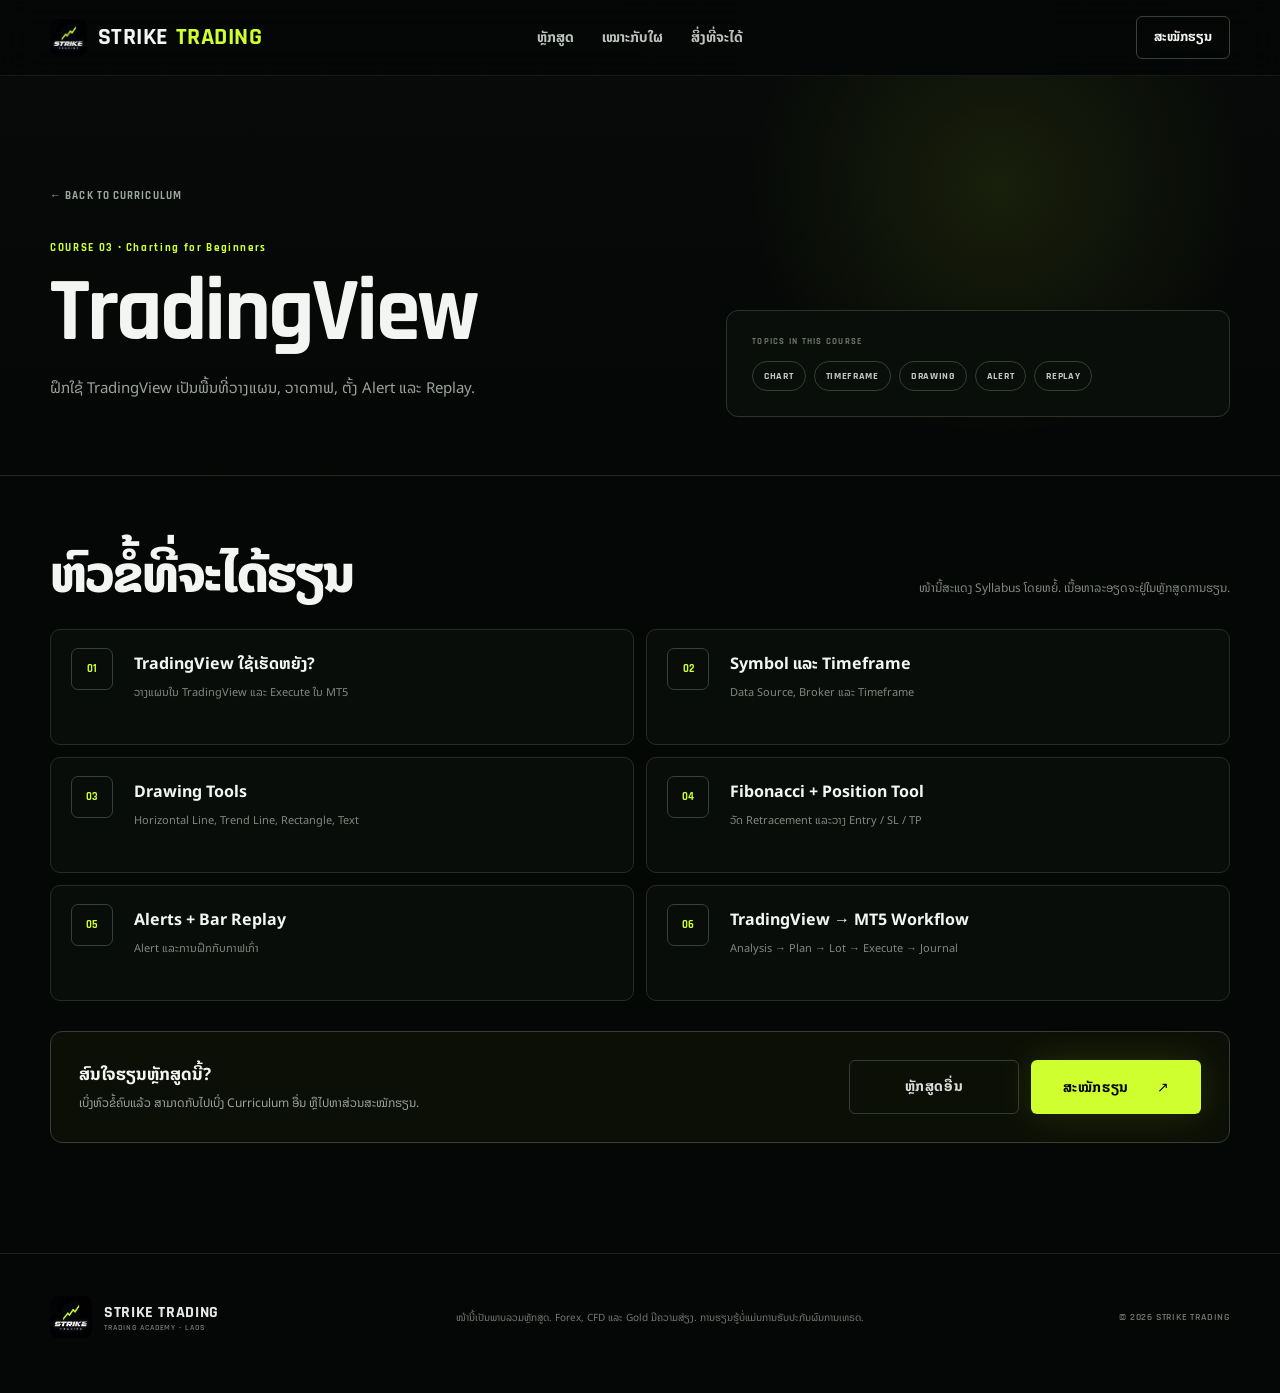
<file: course-tradingview.html>
<!doctype html>
<html lang="lo">
<head>
  <meta charset="utf-8">
  <meta name="viewport" content="width=device-width,initial-scale=1">
  <meta name="theme-color" content="#050706">
  <title>TradingView — STRIKE TRADING</title>
  <link rel="icon" type="image/x-icon" href="assets/favicon.ico">
  <link rel="icon" type="image/png" sizes="32x32" href="assets/favicon-32x32.png">
  <link rel="icon" type="image/png" sizes="48x48" href="assets/favicon-48x48.png">
  <link rel="apple-touch-icon" sizes="180x180" href="assets/apple-touch-icon.png">
  <link rel="preconnect" href="https://fonts.googleapis.com">
  <link rel="preconnect" href="https://fonts.gstatic.com" crossorigin>
  <link href="https://fonts.googleapis.com/css2?family=Noto+Sans+Lao:wght@400;500;600;700;800&family=Rajdhani:wght@500;600;700&display=swap" rel="stylesheet">
  <link rel="stylesheet" href="styles.css">
</head>
<body class="course-body">
  <div class="bg-grid"></div>
  <header class="site-header">
    <a class="brand" href="index.html"><img src="assets/strike-trading-logo.jpg" alt="Strike Trading logo"><span>STRIKE <b>TRADING</b></span></a>
    <nav><a href="index.html#courses">ຫຼັກສູດ</a><a href="index.html#forwho">ເໝາະກັບໃຜ</a><a href="index.html#benefits">ສິ່ງທີ່ຈະໄດ້</a></nav>
    <a class="nav-cta" href="https://lin.ee/rWtGvMU" target="_blank" rel="noopener noreferrer" target="_blank" rel="noopener noreferrer">ສະໝັກຮຽນ</a>
  </header>

  <main>
    <section class="course-hero">
      <div class="wrap">
        <a class="back-link" href="index.html#courses">← BACK TO CURRICULUM</a>
        <div class="course-hero-grid">
          <div>
            <span class="course-number">COURSE 03 • Charting for Beginners</span>
            <h1>TradingView</h1>
            <p>ຝຶກໃຊ້ TradingView ເປັນພື້ນທີ່ວາງແຜນ, ວາດກາຟ, ຕັ້ງ Alert ແລະ Replay.</p>
          </div>
          <aside class="course-summary">
            <small>TOPICS IN THIS COURSE</small>
            <div><span>CHART</span><span>TIMEFRAME</span><span>DRAWING</span><span>ALERT</span><span>REPLAY</span></div>
          </aside>
        </div>
      </div>
    </section>

    <section class="syllabus-section">
      <div class="wrap">
        <div class="syllabus-intro">
          <h2>ຫົວຂໍ້ທີ່ຈະໄດ້ຮຽນ</h2>
          <p>ໜ້ານີ້ສະແດງ Syllabus ໂດຍຫຍໍ້. ເນື້ອຫາລະອຽດຈະຢູ່ໃນຫຼັກສູດການຮຽນ.</p>
        </div>

        <div class="topic-list">
          <article class="topic-card">
          <span class="topic-no">01</span>
          <div><h3>TradingView ໃຊ້ເຮັດຫຍັງ?</h3><p>ວາງແຜນໃນ TradingView ແລະ Execute ໃນ MT5</p></div>
        </article>
<article class="topic-card">
          <span class="topic-no">02</span>
          <div><h3>Symbol ແລະ Timeframe</h3><p>Data Source, Broker ແລະ Timeframe</p></div>
        </article>
<article class="topic-card">
          <span class="topic-no">03</span>
          <div><h3>Drawing Tools</h3><p>Horizontal Line, Trend Line, Rectangle, Text</p></div>
        </article>
<article class="topic-card">
          <span class="topic-no">04</span>
          <div><h3>Fibonacci + Position Tool</h3><p>ວັດ Retracement ແລະວາງ Entry / SL / TP</p></div>
        </article>
<article class="topic-card">
          <span class="topic-no">05</span>
          <div><h3>Alerts + Bar Replay</h3><p>Alert ແລະການຝຶກກັບກາຟເກົ່າ</p></div>
        </article>
<article class="topic-card">
          <span class="topic-no">06</span>
          <div><h3>TradingView → MT5 Workflow</h3><p>Analysis → Plan → Lot → Execute → Journal</p></div>
        </article>
        </div>

        <div class="course-bottom">
          <div>
            <strong>ສົນໃຈຮຽນຫຼັກສູດນີ້?</strong>
            <p>ເບິ່ງຫົວຂໍ້ຄົບແລ້ວ ສາມາດກັບໄປເບິ່ງ Curriculum ອື່ນ ຫຼືໄປຫາສ່ວນສະໝັກຮຽນ.</p>
          </div>
          <div class="hero-actions">
            <a class="btn ghost" href="index.html#courses">ຫຼັກສູດອື່ນ</a>
            <a class="btn primary" href="https://lin.ee/rWtGvMU" target="_blank" rel="noopener noreferrer" target="_blank" rel="noopener noreferrer">ສະໝັກຮຽນ <span>↗</span></a>
          </div>
        </div>
      </div>
    </section>
  </main>

  <footer>
    <div class="wrap footer-grid">
      <div class="foot-brand"><img src="assets/strike-trading-logo.jpg" alt=""><div><b>STRIKE TRADING</b><span>TRADING ACADEMY • LAOS</span></div></div>
      <p>ໜ້ານີ້ເປັນພາບລວມຫຼັກສູດ. Forex, CFD ແລະ Gold ມີຄວາມສ່ຽງ. ການຮຽນຮູ້ບໍ່ແມ່ນການຮັບປະກັນຜົນການເທຣດ.</p>
      <span class="copyright">© 2026 STRIKE TRADING</span>
    </div>
  </footer>
</body>
</html>
</file>
<file: styles.css>
:root{
  --bg:#050706; --bg2:#0a0d0b; --panel:#0d120f; --line:#1e271f;
  --lime:#cfff2f; --lime2:#aeea14; --text:#f3f5f2; --muted:#99a19b;
  --max:1180px;
}
*{box-sizing:border-box}
html{scroll-behavior:smooth}
body{margin:0;background:var(--bg);color:var(--text);font-family:"Noto Sans Lao",system-ui,sans-serif;overflow-x:hidden}
a{color:inherit;text-decoration:none}
.wrap{width:min(var(--max),calc(100% - 44px));margin:auto}
.bg-grid{position:fixed;inset:0;pointer-events:none;opacity:.12;background-image:linear-gradient(rgba(207,255,47,.08) 1px,transparent 1px),linear-gradient(90deg,rgba(207,255,47,.08) 1px,transparent 1px);background-size:54px 54px;mask-image:linear-gradient(to bottom,#000,transparent 80%);z-index:-2}
.bg-grid:after{content:"";position:absolute;inset:0;background:radial-gradient(circle at 70% 10%,rgba(207,255,47,.13),transparent 27%),radial-gradient(circle at 20% 55%,rgba(207,255,47,.07),transparent 25%)}

.site-header{height:76px;position:sticky;top:0;z-index:20;display:grid;grid-template-columns:1fr auto 1fr;align-items:center;padding:0 max(24px,calc((100vw - var(--max))/2));border-bottom:1px solid rgba(255,255,255,.07);background:rgba(5,7,6,.86);backdrop-filter:blur(18px)}
.brand{display:flex;align-items:center;gap:11px;font-family:Rajdhani,sans-serif;font-size:21px;font-weight:700;letter-spacing:.05em}
.brand img{width:37px;height:37px;border-radius:8px;object-fit:cover}
.brand b{color:var(--lime)}
nav{display:flex;gap:28px;font-size:13px;color:#bbc1bc}
nav a:hover{color:var(--lime)}
.nav-cta{justify-self:end;padding:10px 17px;border:1px solid #394238;border-radius:6px;font-size:13px;font-weight:700}
.nav-cta:hover{border-color:var(--lime);color:var(--lime)}

.hero{min-height:720px;display:grid;grid-template-columns:1.02fr .98fr;align-items:center;gap:54px;padding-top:55px;padding-bottom:65px}
.eyebrow,.kicker{font-family:Rajdhani,sans-serif;letter-spacing:.18em;font-size:12px;font-weight:700;color:#b7bdb8}
.eyebrow{display:flex;align-items:center;gap:11px}
.eyebrow span{width:34px;height:2px;background:var(--lime);box-shadow:0 0 18px var(--lime)}
.hero h1,.section h2{margin:18px 0 14px;line-height:.92;letter-spacing:-.045em}
.hero h1{font-size:clamp(62px,7.8vw,112px);font-weight:800}
.hero h1 em{font-style:normal;color:var(--lime)}
.hero h1 strong,.section h2 strong{color:var(--lime);font-weight:800}
.lead{max-width:650px;color:#aab0ab;font-size:17px;line-height:1.9;margin:25px 0 31px}
.hero-actions{display:flex;gap:12px;flex-wrap:wrap}
.btn{display:inline-flex;align-items:center;justify-content:center;gap:28px;height:52px;padding:0 24px;border-radius:6px;font-size:13px;font-weight:800;letter-spacing:.04em}
.btn.primary{background:var(--lime);color:#070807;box-shadow:0 0 40px rgba(207,255,47,.13)}
.btn.primary:hover{background:#ddff65}
.btn.ghost{border:1px solid #333b35;color:#d9dcda}
.hero-meta{display:flex;gap:34px;margin-top:42px;padding-top:25px;border-top:1px solid rgba(255,255,255,.08)}
.hero-meta div{display:flex;flex-direction:column;gap:2px}
.hero-meta b{font-family:Rajdhani,sans-serif;font-size:22px;color:white}
.hero-meta span{font-size:10px;letter-spacing:.1em;color:#6f7871;text-transform:uppercase}

.hero-visual{position:relative;min-height:520px;display:flex;align-items:center}
.glow{position:absolute;width:390px;height:390px;background:rgba(207,255,47,.12);filter:blur(100px);border-radius:50%;right:7%;top:13%}
.terminal-card{position:relative;z-index:2;width:100%;border:1px solid #273028;border-radius:14px;background:linear-gradient(145deg,rgba(16,22,18,.96),rgba(7,10,8,.98));box-shadow:0 28px 80px rgba(0,0,0,.48);overflow:hidden;transform:perspective(1000px) rotateY(-5deg) rotateX(2deg)}
.terminal-top{height:48px;display:flex;justify-content:space-between;align-items:center;padding:0 18px;border-bottom:1px solid #20271f;font:600 11px/1 Rajdhani,sans-serif;letter-spacing:.13em;color:#717b73}
.live-dot{color:var(--lime)}
.live-dot:before{content:"";display:inline-block;width:6px;height:6px;border-radius:50%;background:var(--lime);margin-right:7px;box-shadow:0 0 13px var(--lime)}
.chart{height:360px;position:relative;background-image:linear-gradient(rgba(255,255,255,.035) 1px,transparent 1px),linear-gradient(90deg,rgba(255,255,255,.035) 1px,transparent 1px);background-size:55px 55px}
.chart svg{position:absolute;inset:28px 20px 25px;width:calc(100% - 40px);height:calc(100% - 53px)}
.chart .line{fill:none;stroke:var(--lime);stroke-width:5;filter:drop-shadow(0 0 8px rgba(207,255,47,.35))}
.chart .area{fill:url(#area)}
.chart-label{position:absolute;font:700 9px Rajdhani,sans-serif;letter-spacing:.1em;color:#8c968e;border:1px solid #303931;background:#0a0e0b;padding:6px 8px;border-radius:4px}
.l1{left:12%;bottom:22%}.l2{left:53%;top:44%}.l3{right:9%;top:19%}
.terminal-stats{height:52px;border-top:1px solid #20271f;display:flex;align-items:center;gap:26px;padding:0 18px;font:600 10px Rajdhani,sans-serif;color:#7b857c;letter-spacing:.08em}
.terminal-stats i{display:inline-block;width:7px;height:7px;border-radius:50%;background:var(--lime);margin-right:6px}
.hero-logo{position:absolute;width:92px;height:92px;object-fit:cover;border-radius:18px;right:-12px;bottom:26px;z-index:3;border:1px solid #303930;box-shadow:0 16px 45px rgba(0,0,0,.45)}

.ticker{height:58px;border-top:1px solid #1f261f;border-bottom:1px solid #1f261f;background:#080b09;display:flex;align-items:center;justify-content:center;gap:24px;color:#677068;font:700 11px Rajdhani,sans-serif;letter-spacing:.13em;white-space:nowrap;overflow:hidden}
.ticker i{width:5px;height:5px;border-radius:50%;background:var(--lime)}

.section{padding:110px 0}
.section-head{display:grid;grid-template-columns:1fr 380px;gap:60px;align-items:end;margin-bottom:48px}
.section h2{font-size:clamp(42px,5vw,68px);font-weight:700}
.section-head p,.future-copy p,.cta p{color:#99a19b;line-height:1.9;font-size:15px}
.roadmap-line{display:grid;grid-template-columns:repeat(6,1fr);border:1px solid #222a23;border-radius:10px;overflow:hidden;background:#090c0a}
.step{min-height:145px;padding:22px 16px;border-right:1px solid #222a23;display:flex;flex-direction:column;justify-content:space-between}
.step:last-child{border-right:0}.step b{font:700 28px Rajdhani,sans-serif;color:#353d36}.step span{font-size:12px;font-weight:700;color:#9aa29b}.step.active{background:linear-gradient(180deg,rgba(207,255,47,.15),rgba(207,255,47,.02));box-shadow:inset 0 3px 0 var(--lime)}.step.active b,.step.active span{color:var(--lime)}

.learn{background:linear-gradient(180deg,#070a08,#050706)}
.lesson-grid{display:grid;grid-template-columns:repeat(4,1fr);gap:14px}
.lesson{position:relative;min-height:290px;padding:23px;border:1px solid #222a23;border-radius:10px;background:#0a0e0b;transition:.25s ease;overflow:hidden}
.lesson:hover{transform:translateY(-4px);border-color:#4c5c42}
.lesson.featured{background:linear-gradient(145deg,rgba(207,255,47,.14),#0b100c 62%);border-color:#41512f}
.lesson .num{position:absolute;right:18px;top:16px;font:700 12px Rajdhani,sans-serif;color:#465047}
.lesson .icon{width:42px;height:42px;border:1px solid #354032;border-radius:7px;display:grid;place-items:center;color:var(--lime);font:700 18px Rajdhani,sans-serif;margin-bottom:46px}
.lesson h3{font:700 20px Rajdhani,sans-serif;letter-spacing:.03em;margin:0 0 10px}
.lesson p{font-size:12px;line-height:1.8;color:#89918a;margin:0 0 22px}
.lesson a{font:700 10px Rajdhani,sans-serif;letter-spacing:.12em;color:#c8ccc9}
.lesson a span{color:var(--lime);margin-left:8px}

.future{border-top:1px solid #192019;border-bottom:1px solid #192019;background:radial-gradient(circle at 75% 50%,rgba(207,255,47,.08),transparent 30%)}
.future-grid{display:grid;grid-template-columns:.9fr 1.1fr;gap:75px;align-items:center}
.future-copy h2{font-size:clamp(54px,6vw,84px)}
.future-chips{display:flex;gap:8px;flex-wrap:wrap;margin-top:30px}
.future-chips span{font:600 11px Rajdhani,sans-serif;letter-spacing:.08em;color:#b9c1ba;border:1px solid #2a322b;border-radius:100px;padding:8px 12px}
.ai-panel{border:1px solid #2a342a;border-radius:14px;background:#090d0a;box-shadow:0 30px 90px #000;overflow:hidden}
.ai-top{height:47px;padding:0 16px;display:flex;align-items:center;justify-content:space-between;border-bottom:1px solid #222a23;font:700 10px Rajdhani,sans-serif;letter-spacing:.11em;color:#758076}
.pulse{width:8px;height:8px;border-radius:50%;background:var(--lime);box-shadow:0 0 18px var(--lime)}
.ai-core{height:320px;position:relative;display:grid;place-items:center;overflow:hidden}
.ring{position:absolute;border:1px solid rgba(207,255,47,.26);border-radius:50%}.r1{width:110px;height:110px}.r2{width:190px;height:190px}.r3{width:280px;height:280px}
.ai-core:before,.ai-core:after{content:"";position:absolute;background:linear-gradient(90deg,transparent,rgba(207,255,47,.25),transparent);height:1px;width:100%}
.ai-core:after{transform:rotate(90deg)}
.bolt{width:74px;height:74px;border-radius:16px;background:var(--lime);color:#070807;display:grid;place-items:center;font:900 42px Rajdhani,sans-serif;box-shadow:0 0 60px rgba(207,255,47,.26)}
.ai-feed{border-top:1px solid #222a23;padding:8px 16px}
.ai-feed p{display:grid;grid-template-columns:35px 1fr auto;margin:0;padding:10px 0;border-bottom:1px solid #171d18;font:700 10px Rajdhani,sans-serif;letter-spacing:.08em;color:#8a948c}.ai-feed p:last-child{border-bottom:0}.ai-feed b{color:var(--lime)}.ai-feed span{color:#5d665f}

.risk-card{border:1px solid #293229;border-radius:14px;padding:50px;display:grid;grid-template-columns:1fr 1fr;gap:70px;align-items:center;background:linear-gradient(135deg,#0c110d,#070907)}
.risk-card h2{font-size:clamp(42px,4.6vw,66px)}
.risk-bars{display:flex;flex-direction:column;gap:22px}
.risk-bars div{display:grid;grid-template-columns:95px 1fr;gap:16px;align-items:center;font:700 11px Rajdhani,sans-serif;letter-spacing:.12em;color:#79817a}
.risk-bars i{display:block;height:7px;background:#1b231c;border-radius:20px;position:relative;overflow:hidden}
.risk-bars i:after{content:"";position:absolute;inset:0 auto 0 0;width:var(--w);background:var(--lime);box-shadow:0 0 16px rgba(207,255,47,.35)}

.cta{padding-top:40px}
.cta-inner{border:1px solid #303a2d;border-radius:18px;min-height:390px;padding:55px 65px;display:grid;grid-template-columns:240px 1fr;gap:60px;align-items:center;background:radial-gradient(circle at 18% 50%,rgba(207,255,47,.12),transparent 25%),#090d0a}
.cta-inner img{width:230px;height:230px;object-fit:cover;border-radius:28px;box-shadow:0 25px 80px #000}
.cta h2{font-size:clamp(44px,5vw,70px);margin-top:14px}

footer{border-top:1px solid #1d241e;padding:42px 0 55px;color:#717a73}
.footer-grid{display:grid;grid-template-columns:1fr 1.7fr auto;gap:38px;align-items:center}
.foot-brand{display:flex;gap:12px;align-items:center}.foot-brand img{width:42px;height:42px;border-radius:8px;object-fit:cover}.foot-brand div{display:flex;flex-direction:column}.foot-brand b{font:700 16px Rajdhani,sans-serif;color:#e7eae7;letter-spacing:.04em}.foot-brand span{font:600 8px Rajdhani,sans-serif;letter-spacing:.12em}
footer p{font-size:10px;line-height:1.7;margin:0}.copyright{font:600 10px Rajdhani,sans-serif;letter-spacing:.08em;white-space:nowrap}

@media(max-width:980px){
  .site-header{grid-template-columns:1fr auto}nav{display:none}
  .hero{grid-template-columns:1fr;padding-top:85px}.hero-visual{min-height:470px}
  .section-head{grid-template-columns:1fr}.roadmap-line{grid-template-columns:repeat(3,1fr)}
  .step:nth-child(3){border-right:0}.step:nth-child(-n+3){border-bottom:1px solid #222a23}
  .lesson-grid{grid-template-columns:repeat(2,1fr)}
  .future-grid,.risk-card{grid-template-columns:1fr}
  .footer-grid{grid-template-columns:1fr}
}
@media(max-width:620px){
  .wrap{width:min(100% - 28px,var(--max))}
  .site-header{height:66px;padding:0 14px}.brand span{font-size:17px}.nav-cta{font-size:11px;padding:8px 11px}
  .hero{min-height:auto;padding-top:65px;gap:25px}.hero h1{font-size:58px}.lead{font-size:14px}.hero-meta{gap:20px}
  .hero-visual{min-height:390px}.terminal-card{transform:none}.chart{height:280px}.hero-logo{right:-4px;width:72px;height:72px}
  .ticker{justify-content:flex-start;padding-left:18px}
  .section{padding:78px 0}.section h2{font-size:42px}.section-head{gap:12px}
  .roadmap-line{grid-template-columns:repeat(2,1fr)}.step{min-height:110px}.step:nth-child(2n){border-right:0}.step:nth-child(-n+4){border-bottom:1px solid #222a23}
  .lesson-grid{grid-template-columns:1fr}.lesson{min-height:250px}
  .future-grid{gap:35px}.ai-core{height:260px}
  .risk-card{padding:28px 22px;gap:35px}.risk-bars div{grid-template-columns:80px 1fr}
  .cta-inner{grid-template-columns:1fr;padding:28px}.cta-inner img{width:150px;height:150px}
}


/* V3 — Academy / School positioning */
.academy-card{min-height:470px}
.academy-visual{min-height:365px;padding:34px;display:grid;grid-template-columns:160px 1fr;gap:28px;align-items:center;background:
radial-gradient(circle at 28% 50%,rgba(207,255,47,.12),transparent 28%),
linear-gradient(180deg,rgba(255,255,255,.015),transparent)}
.academy-badge{width:150px;height:150px;border-radius:50%;display:grid;place-content:center;text-align:center;
border:1px solid rgba(207,255,47,.35);box-shadow:0 0 50px rgba(207,255,47,.09),inset 0 0 35px rgba(207,255,47,.04);
font:700 18px Rajdhani,sans-serif;letter-spacing:.13em;color:#e9ede9}
.academy-badge b{font-size:25px;color:var(--lime)}
.academy-path{display:flex;flex-direction:column;gap:10px}
.academy-path span{padding:12px 14px;border-left:2px solid #344034;background:rgba(255,255,255,.018);
font:700 11px Rajdhani,sans-serif;letter-spacing:.1em;color:#879087}
.academy-path span:first-child,.academy-path span:hover{border-left-color:var(--lime);color:#e8ece8;background:rgba(207,255,47,.055)}
.journey-text{max-width:590px;color:#99a19b;line-height:1.9;font-size:14px}
.student-flow{display:grid;grid-template-columns:repeat(2,1fr);gap:12px}
.student-flow div{min-height:130px;border:1px solid #273028;border-radius:9px;background:#0a0e0b;padding:18px;display:flex;flex-direction:column;justify-content:space-between}
.student-flow b{font:700 12px Rajdhani,sans-serif;color:var(--lime)}
.student-flow span{font:700 22px Rajdhani,sans-serif;letter-spacing:.06em;color:#f0f3f0}
.student-flow small{font-size:11px;color:#7d867e}
@media(max-width:620px){
  .academy-visual{grid-template-columns:1fr;padding:24px}
  .academy-badge{width:120px;height:120px;margin:auto}
  .student-flow{grid-template-columns:1fr 1fr}
}


/* V4 — Audience + Benefits */
.audience{
  background:linear-gradient(180deg,#050706,#080b09);
  border-top:1px solid #171d18;
}
.audience-grid{
  display:grid;
  grid-template-columns:repeat(4,1fr);
  gap:14px;
}
.audience-card{
  min-height:300px;
  position:relative;
  padding:24px;
  border:1px solid #232c24;
  border-radius:11px;
  background:linear-gradient(160deg,#0b100c,#080b09);
  transition:.25s ease;
}
.audience-card:hover{
  transform:translateY(-4px);
  border-color:#46563e;
  background:linear-gradient(160deg,rgba(207,255,47,.08),#090d0a 55%);
}
.audience-no{
  position:absolute;
  top:17px;
  right:18px;
  font:700 11px Rajdhani,sans-serif;
  letter-spacing:.1em;
  color:#4e584f;
}
.audience-icon{
  width:48px;
  height:48px;
  display:grid;
  place-items:center;
  border:1px solid #374334;
  border-radius:9px;
  color:var(--lime);
  font:700 15px Rajdhani,sans-serif;
  margin-bottom:54px;
}
.audience-card h3{
  margin:0 0 13px;
  font-size:17px;
  line-height:1.6;
}
.audience-card p{
  margin:0;
  color:#8f9890;
  font-size:12px;
  line-height:1.9;
}
.audience-note{
  margin-top:15px;
  min-height:70px;
  border:1px solid #2d382b;
  border-radius:10px;
  padding:17px 22px;
  display:flex;
  align-items:center;
  gap:24px;
  background:rgba(207,255,47,.035);
}
.audience-note b{
  flex:0 0 auto;
  font:700 13px Rajdhani,sans-serif;
  letter-spacing:.12em;
  color:var(--lime);
}
.audience-note span{
  font-size:12px;
  color:#9ca49d;
}

.benefits{
  background:
    radial-gradient(circle at 17% 48%,rgba(207,255,47,.065),transparent 27%),
    #050706;
}
.benefit-layout{
  display:grid;
  grid-template-columns:.9fr 1.1fr;
  gap:16px;
}
.benefit-main{
  min-height:540px;
  padding:38px;
  border:1px solid #34402f;
  border-radius:13px;
  background:
    radial-gradient(circle at 28% 22%,rgba(207,255,47,.12),transparent 35%),
    linear-gradient(145deg,#0d130e,#080b09);
  display:flex;
  flex-direction:column;
  justify-content:flex-end;
}
.benefit-label{
  font:700 10px Rajdhani,sans-serif;
  letter-spacing:.16em;
  color:var(--lime);
}
.benefit-main h3{
  margin:15px 0 17px;
  font:700 clamp(34px,4vw,53px)/1.04 Rajdhani,"Noto Sans Lao",sans-serif;
  letter-spacing:-.025em;
}
.benefit-main p{
  color:#9ba39c;
  line-height:1.9;
  font-size:13px;
  max-width:500px;
}
.benefit-flow{
  display:flex;
  align-items:center;
  gap:8px;
  flex-wrap:wrap;
  margin-top:27px;
}
.benefit-flow span{
  padding:8px 10px;
  border:1px solid #394536;
  border-radius:6px;
  font:700 9px Rajdhani,sans-serif;
  letter-spacing:.08em;
  color:#b9c1ba;
}
.benefit-flow i{
  font-style:normal;
  color:var(--lime);
}
.benefit-list{
  display:grid;
  grid-template-columns:1fr 1fr;
  gap:12px;
}
.benefit-item{
  min-height:171px;
  padding:20px;
  border:1px solid #222a23;
  border-radius:10px;
  background:#0a0e0b;
  display:grid;
  grid-template-columns:36px 1fr;
  gap:10px;
}
.benefit-item b{
  font:700 11px Rajdhani,sans-serif;
  color:var(--lime);
  padding-top:3px;
}
.benefit-item h4{
  margin:0 0 9px;
  font-size:14px;
}
.benefit-item p{
  margin:0;
  color:#89918a;
  font-size:11px;
  line-height:1.8;
}

@media(max-width:980px){
  .audience-grid{grid-template-columns:repeat(2,1fr)}
  .benefit-layout{grid-template-columns:1fr}
  .benefit-main{min-height:390px}
}
@media(max-width:620px){
  .audience-grid{grid-template-columns:1fr}
  .audience-card{min-height:250px}
  .audience-note{align-items:flex-start;flex-direction:column;gap:8px}
  .benefit-list{grid-template-columns:1fr}
  .benefit-main{padding:27px;min-height:360px}
}


/* V5 — Compact curriculum menu from Trading 101 */
.curriculum-menu{
  background:
    radial-gradient(circle at 80% 18%,rgba(207,255,47,.055),transparent 27%),
    linear-gradient(180deg,#070a08,#050706);
  border-top:1px solid #192019;
  border-bottom:1px solid #192019;
}
.curriculum-head{margin-bottom:34px}
.curriculum-groups{
  display:grid;
  grid-template-columns:repeat(2,1fr);
  gap:14px;
}
.curriculum-group{
  min-height:260px;
  padding:25px;
  border:1px solid #252e26;
  border-radius:11px;
  background:linear-gradient(145deg,#0b100c,#080b09);
}
.curriculum-group.wide{
  grid-column:1/-1;
  min-height:auto;
}
.curriculum-title{
  display:flex;
  gap:15px;
  align-items:flex-start;
  padding-bottom:18px;
  margin-bottom:15px;
  border-bottom:1px solid #202820;
}
.curriculum-title>span{
  width:39px;
  height:39px;
  flex:0 0 39px;
  display:grid;
  place-items:center;
  border:1px solid #3a4736;
  border-radius:7px;
  color:var(--lime);
  font:700 12px Rajdhani,sans-serif;
}
.curriculum-title small{
  display:block;
  margin-bottom:3px;
  color:#6e786f;
  font:700 9px Rajdhani,sans-serif;
  letter-spacing:.14em;
}
.curriculum-title h3{
  margin:0;
  font-size:17px;
  line-height:1.45;
}
.curriculum-group ul{
  margin:0;
  padding:0;
  list-style:none;
  display:grid;
  gap:0;
}
.curriculum-group li{
  position:relative;
  padding:9px 7px 9px 20px;
  border-bottom:1px solid #171d18;
  color:#a7afa8;
  font-size:12px;
  line-height:1.6;
}
.curriculum-group li:last-child{border-bottom:0}
.curriculum-group li:before{
  content:"";
  position:absolute;
  left:1px;
  top:16px;
  width:6px;
  height:2px;
  background:var(--lime);
  box-shadow:0 0 8px rgba(207,255,47,.25);
}
.curriculum-group:hover{
  border-color:#3e4d39;
}
@media(max-width:760px){
  .curriculum-groups{grid-template-columns:1fr}
  .curriculum-group.wide{grid-column:auto}
}


/* V6 — click-through course cards */
.lesson.is-clickable{cursor:pointer}
.lesson.is-clickable:hover{
  border-color:#647b4b;
  box-shadow:0 16px 50px rgba(0,0,0,.28), inset 0 1px 0 rgba(207,255,47,.08);
}
.lesson.is-clickable:focus{
  outline:1px solid var(--lime);
  outline-offset:3px;
}

/* Course detail / syllabus pages */
.course-body{min-height:100vh}
.course-hero{
  padding:105px 0 58px;
  border-bottom:1px solid #1f271f;
  background:
    radial-gradient(circle at 78% 28%,rgba(207,255,47,.09),transparent 24%),
    linear-gradient(180deg,#070a08,#050706);
}
.back-link{
  display:inline-flex;align-items:center;gap:9px;
  color:#9da69e;font:700 11px Rajdhani,sans-serif;letter-spacing:.1em;
  margin-bottom:30px;
}
.back-link:hover{color:var(--lime)}
.course-hero-grid{
  display:grid;grid-template-columns:1.1fr .9fr;gap:60px;align-items:end;
}
.course-number{
  display:inline-flex;align-items:center;gap:9px;
  font:700 11px Rajdhani,sans-serif;letter-spacing:.15em;color:var(--lime);
}
.course-hero h1{
  margin:12px 0 18px;
  font:800 clamp(54px,7vw,92px)/.95 Rajdhani,"Noto Sans Lao",sans-serif;
  letter-spacing:-.04em;
}
.course-hero p{
  color:#9aa39b;line-height:1.9;font-size:15px;max-width:720px;
}
.course-summary{
  border:1px solid #2a342a;border-radius:12px;
  background:#0a0e0b;padding:25px;
}
.course-summary small{
  display:block;color:#677168;font:700 9px Rajdhani,sans-serif;letter-spacing:.14em;margin-bottom:14px
}
.course-summary div{display:flex;flex-wrap:wrap;gap:8px}
.course-summary span{
  border:1px solid #344033;border-radius:100px;padding:8px 11px;
  color:#c1c8c2;font:700 10px Rajdhani,sans-serif;letter-spacing:.07em
}
.syllabus-section{padding:72px 0 110px}
.syllabus-intro{
  display:flex;align-items:end;justify-content:space-between;gap:30px;margin-bottom:30px
}
.syllabus-intro h2{
  margin:0;font:700 clamp(35px,4vw,56px)/1 Rajdhani,"Noto Sans Lao",sans-serif
}
.syllabus-intro p{margin:0;color:#7f8880;font-size:12px;max-width:420px;line-height:1.8}
.topic-list{
  display:grid;grid-template-columns:repeat(2,1fr);gap:12px
}
.topic-card{
  min-height:116px;border:1px solid #242d25;border-radius:10px;background:#090d0a;
  padding:18px 20px;display:grid;grid-template-columns:48px 1fr;gap:15px;align-items:start
}
.topic-card:hover{border-color:#3e4d39;background:linear-gradient(145deg,rgba(207,255,47,.045),#090d0a)}
.topic-no{
  width:42px;height:42px;border:1px solid #364234;border-radius:7px;
  display:grid;place-items:center;color:var(--lime);font:700 11px Rajdhani,sans-serif
}
.topic-card h3{margin:3px 0 6px;font-size:15px}
.topic-card p{margin:0;color:#7f8880;font-size:11px;line-height:1.7}
.course-bottom{
  margin-top:30px;border:1px solid #33402f;border-radius:12px;padding:28px;
  display:flex;justify-content:space-between;gap:25px;align-items:center;
  background:rgba(207,255,47,.035)
}
.course-bottom p{margin:0;color:#9aa39b;font-size:12px;line-height:1.8}
.course-bottom strong{display:block;color:#f2f4f2;font-size:17px;margin-bottom:5px}
@media(max-width:820px){
  .course-hero-grid{grid-template-columns:1fr}
  .topic-list{grid-template-columns:1fr}
}
@media(max-width:620px){
  .course-hero{padding-top:80px}
  .course-bottom{align-items:flex-start;flex-direction:column}
  .syllabus-intro{align-items:flex-start;flex-direction:column}
}


/* =========================================================
   V8 TYPOGRAPHY / VISUAL MATCH PATCH
   Tuned to match the supplied STRIKE TRADING reference image
   ========================================================= */

/* Global font rendering */
html{
  -webkit-text-size-adjust:100%;
  text-size-adjust:100%;
}

body{
  font-family:"Noto Sans Lao",system-ui,-apple-system,BlinkMacSystemFont,"Segoe UI",Arial,sans-serif;
  font-weight:400;
  line-height:1.6;
  letter-spacing:0;
  -webkit-font-smoothing:antialiased;
  -moz-osx-font-smoothing:grayscale;
  text-rendering:optimizeLegibility;
}

/* Brand / English display typography */
.brand,
.eyebrow,
.kicker,
.hero-meta b,
.hero-meta span,
.nav-cta,
.btn,
.lesson h3,
.lesson a,
.curriculum-title small,
.course-number,
.back-link,
.course-summary small,
.course-summary span,
.topic-no,
.copyright{
  font-family:"Rajdhani","Noto Sans Lao",sans-serif;
}

/* Header */
.site-header{
  min-height:76px;
}

.brand{
  font-size:24px;
  font-weight:700;
  letter-spacing:.02em;
}

.brand span{
  display:flex;
  align-items:baseline;
  gap:7px;
}

.brand b{
  font-weight:700;
}

nav{
  font-size:14px;
  font-weight:600;
}

nav a{
  white-space:nowrap;
}

/* Hero title: match the heavy, compact Lao display in the reference */
.hero h1{
  font-family:"Noto Sans Lao",system-ui,sans-serif;
  font-weight:800;
  font-size:clamp(66px,7.4vw,110px);
  line-height:.98;
  letter-spacing:-.055em;
  margin:20px 0 18px;
}

.hero h1 strong{
  font-family:"Noto Sans Lao",system-ui,sans-serif;
  font-weight:800;
  letter-spacing:-.055em;
}

.eyebrow{
  font-size:13px;
  font-weight:700;
  letter-spacing:.18em;
}

.lead{
  font-size:17px;
  line-height:1.9;
  font-weight:400;
  color:#a8afa9;
  max-width:760px;
}

.btn{
  min-width:170px;
  height:54px;
  padding:0 28px;
  font-size:14px;
  font-weight:700;
}

.btn.primary{
  font-family:"Noto Sans Lao","Rajdhani",sans-serif;
  font-weight:700;
}

.hero-meta{
  margin-top:48px;
  padding-top:28px;
}

.hero-meta b{
  font-size:24px;
  line-height:1;
  font-weight:700;
}

.hero-meta span{
  font-family:"Noto Sans Lao",system-ui,sans-serif;
  font-size:11px;
  line-height:1.5;
  letter-spacing:.02em;
  text-transform:none;
}

/* Section headings */
.section h2,
.course-hero h1,
.syllabus-intro h2{
  font-family:"Noto Sans Lao","Rajdhani",sans-serif;
  font-weight:800;
  letter-spacing:-.04em;
}

.section h2{
  line-height:1.02;
}

/* Cards */
.lesson h3{
  font-size:23px;
  font-weight:700;
  letter-spacing:0;
}

.lesson p,
.audience-card p,
.benefit-item p,
.topic-card p{
  font-family:"Noto Sans Lao",system-ui,sans-serif;
  font-weight:400;
}

.lesson p{
  font-size:13px;
  line-height:1.85;
}

.lesson a{
  font-size:11px;
  font-weight:700;
  letter-spacing:.11em;
}

/* Course detail pages */
.course-hero h1{
  font-family:"Rajdhani","Noto Sans Lao",sans-serif;
  font-weight:700;
  letter-spacing:-.03em;
}

.course-hero p{
  font-family:"Noto Sans Lao",system-ui,sans-serif;
  font-size:15px;
  line-height:1.9;
}

.topic-card h3{
  font-family:"Noto Sans Lao","Rajdhani",sans-serif;
  font-weight:700;
  font-size:16px;
}

/* Keep UI stable across Safari / Chrome / Edge / Firefox */
@supports ((-webkit-font-smoothing:antialiased)){
  body{
    -webkit-font-smoothing:antialiased;
  }
}

@media(max-width:980px){
  .hero h1{
    font-size:clamp(58px,10vw,86px);
    letter-spacing:-.045em;
  }
}

@media(max-width:620px){
  .brand{
    font-size:19px;
  }

  .hero h1{
    font-size:clamp(48px,14vw,68px);
    line-height:1;
    letter-spacing:-.04em;
  }

  .lead{
    font-size:14px;
    line-height:1.8;
  }

  .btn{
    min-width:0;
    height:50px;
    font-size:13px;
  }

  .hero-meta{
    gap:18px;
    margin-top:34px;
  }

  .hero-meta b{
    font-size:19px;
  }

  .hero-meta span{
    font-size:10px;
  }
}


/* =========================================================
   V9 SAFARI / IOS FONT CONSISTENCY FIX
   Fonts are loaded with <link> in every HTML page.
   ========================================================= */

html, body {
  font-family: "Noto Sans Lao", sans-serif;
  font-synthesis: none;
  -webkit-font-smoothing: antialiased;
  -moz-osx-font-smoothing: grayscale;
}

body,
button,
input,
select,
textarea,
.hero h1,
.hero h1 strong,
.section h2,
.section h2 strong,
.lead,
nav,
.hero-meta span,
.lesson p,
.audience-card,
.audience-card p,
.benefit-item,
.benefit-item p,
.topic-card,
.topic-card h3,
.topic-card p,
.course-hero p {
  font-family: "Noto Sans Lao", sans-serif !important;
  font-synthesis: none;
}

/* Force real requested weights instead of browser-synthesized bold */
.hero h1,
.hero h1 strong,
.section h2,
.section h2 strong {
  font-weight: 800 !important;
}

nav,
.btn,
.nav-cta,
.topic-card h3 {
  font-weight: 700;
}

/* English display/UI font */
.brand,
.eyebrow,
.kicker,
.hero-meta b,
.lesson h3,
.lesson a,
.curriculum-title small,
.course-number,
.back-link,
.course-summary small,
.course-summary span,
.topic-no,
.copyright {
  font-family: "Rajdhani", "Noto Sans Lao", sans-serif !important;
  font-synthesis: none;
}

/* iOS Safari text autosizing can otherwise alter Lao proportions */
@supports (-webkit-touch-callout: none) {
  html {
    -webkit-text-size-adjust: 100%;
  }

  .hero h1,
  .hero h1 strong {
    font-family: "Noto Sans Lao", sans-serif !important;
    font-weight: 800 !important;
    font-synthesis: none;
  }
}
</file>
